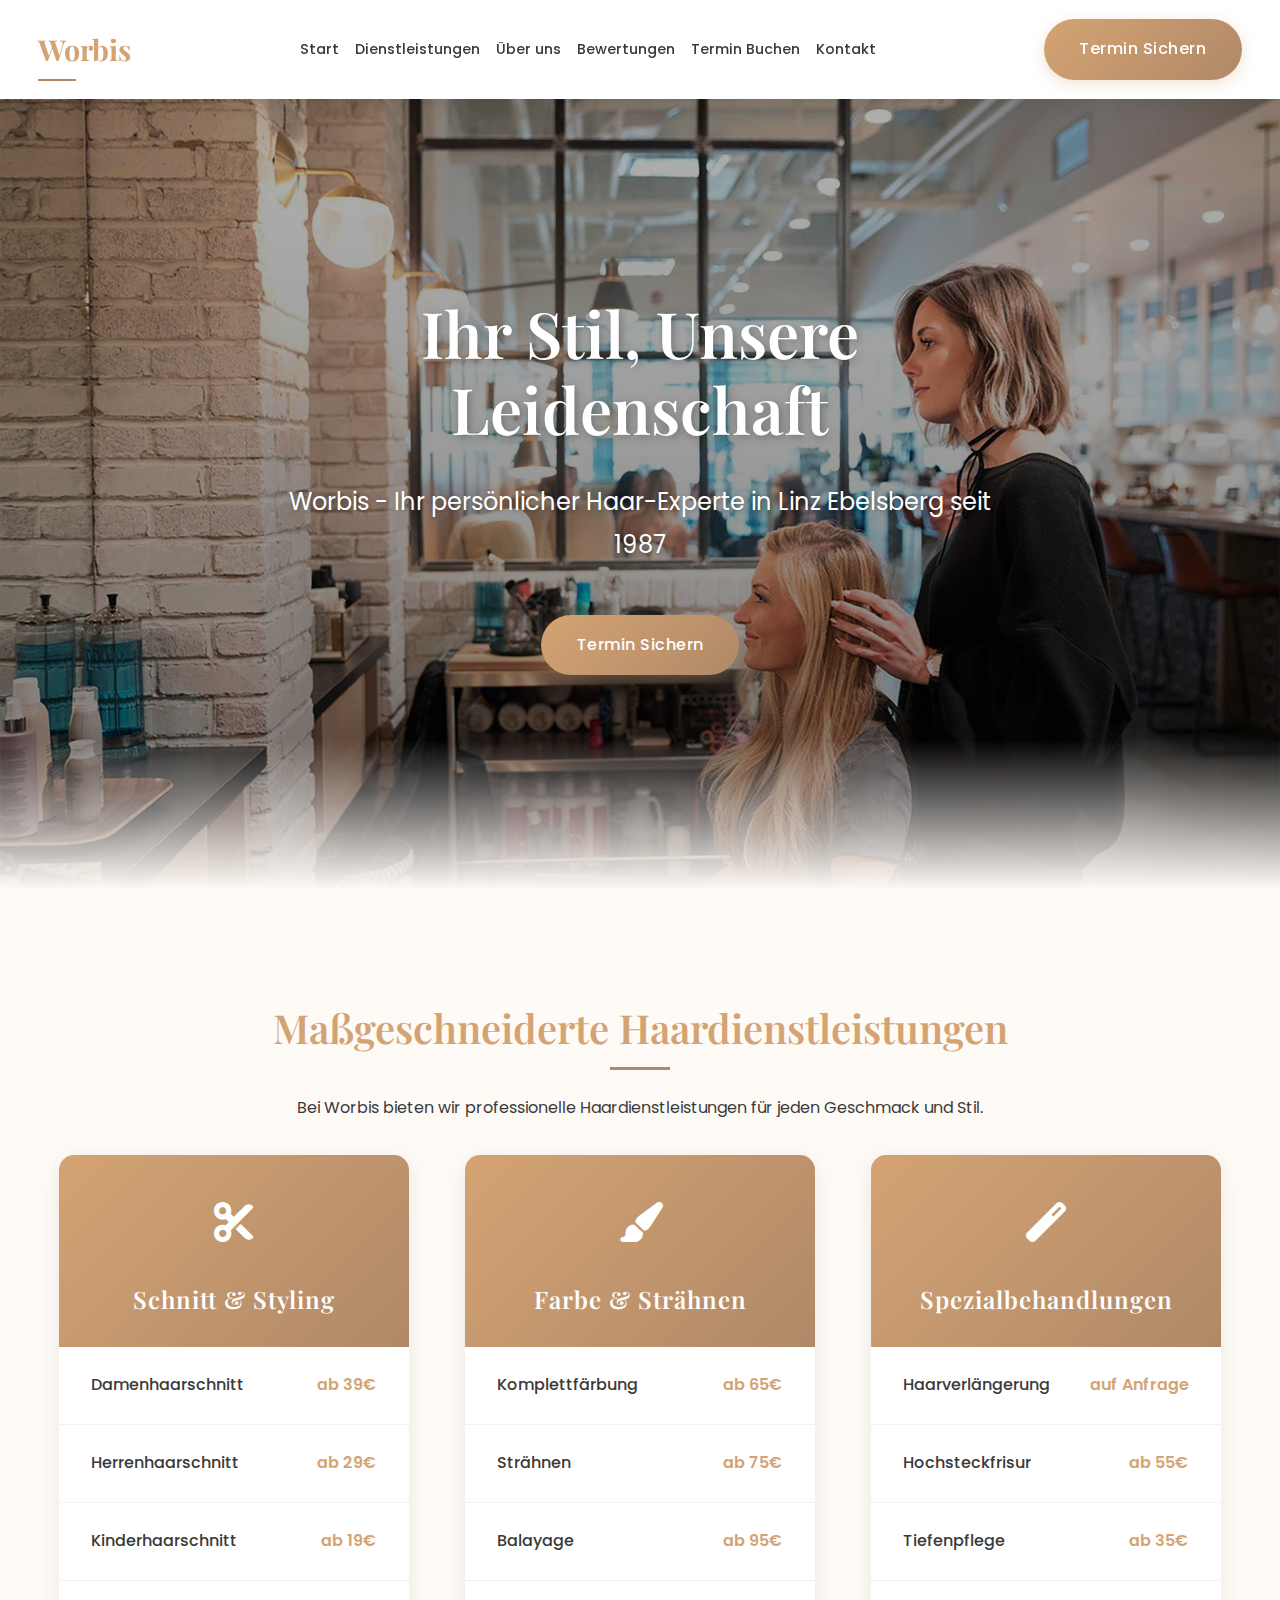
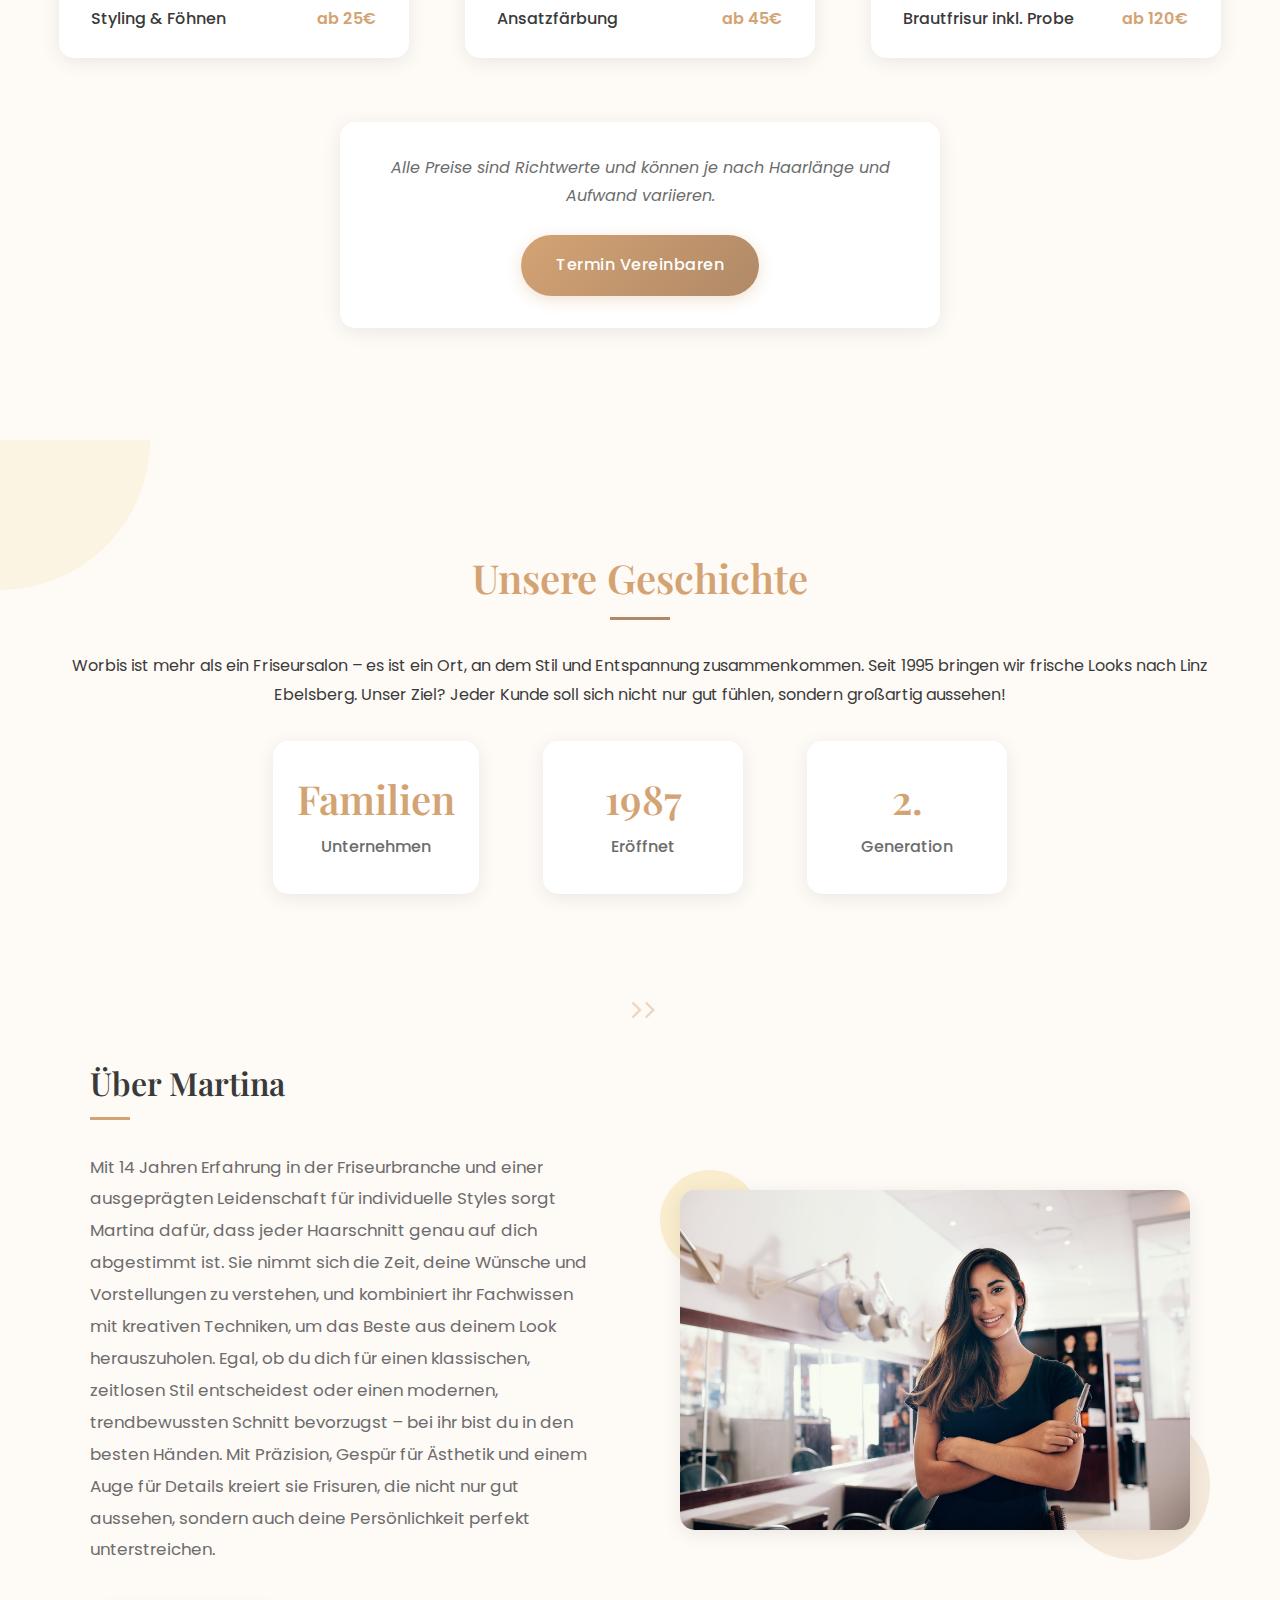
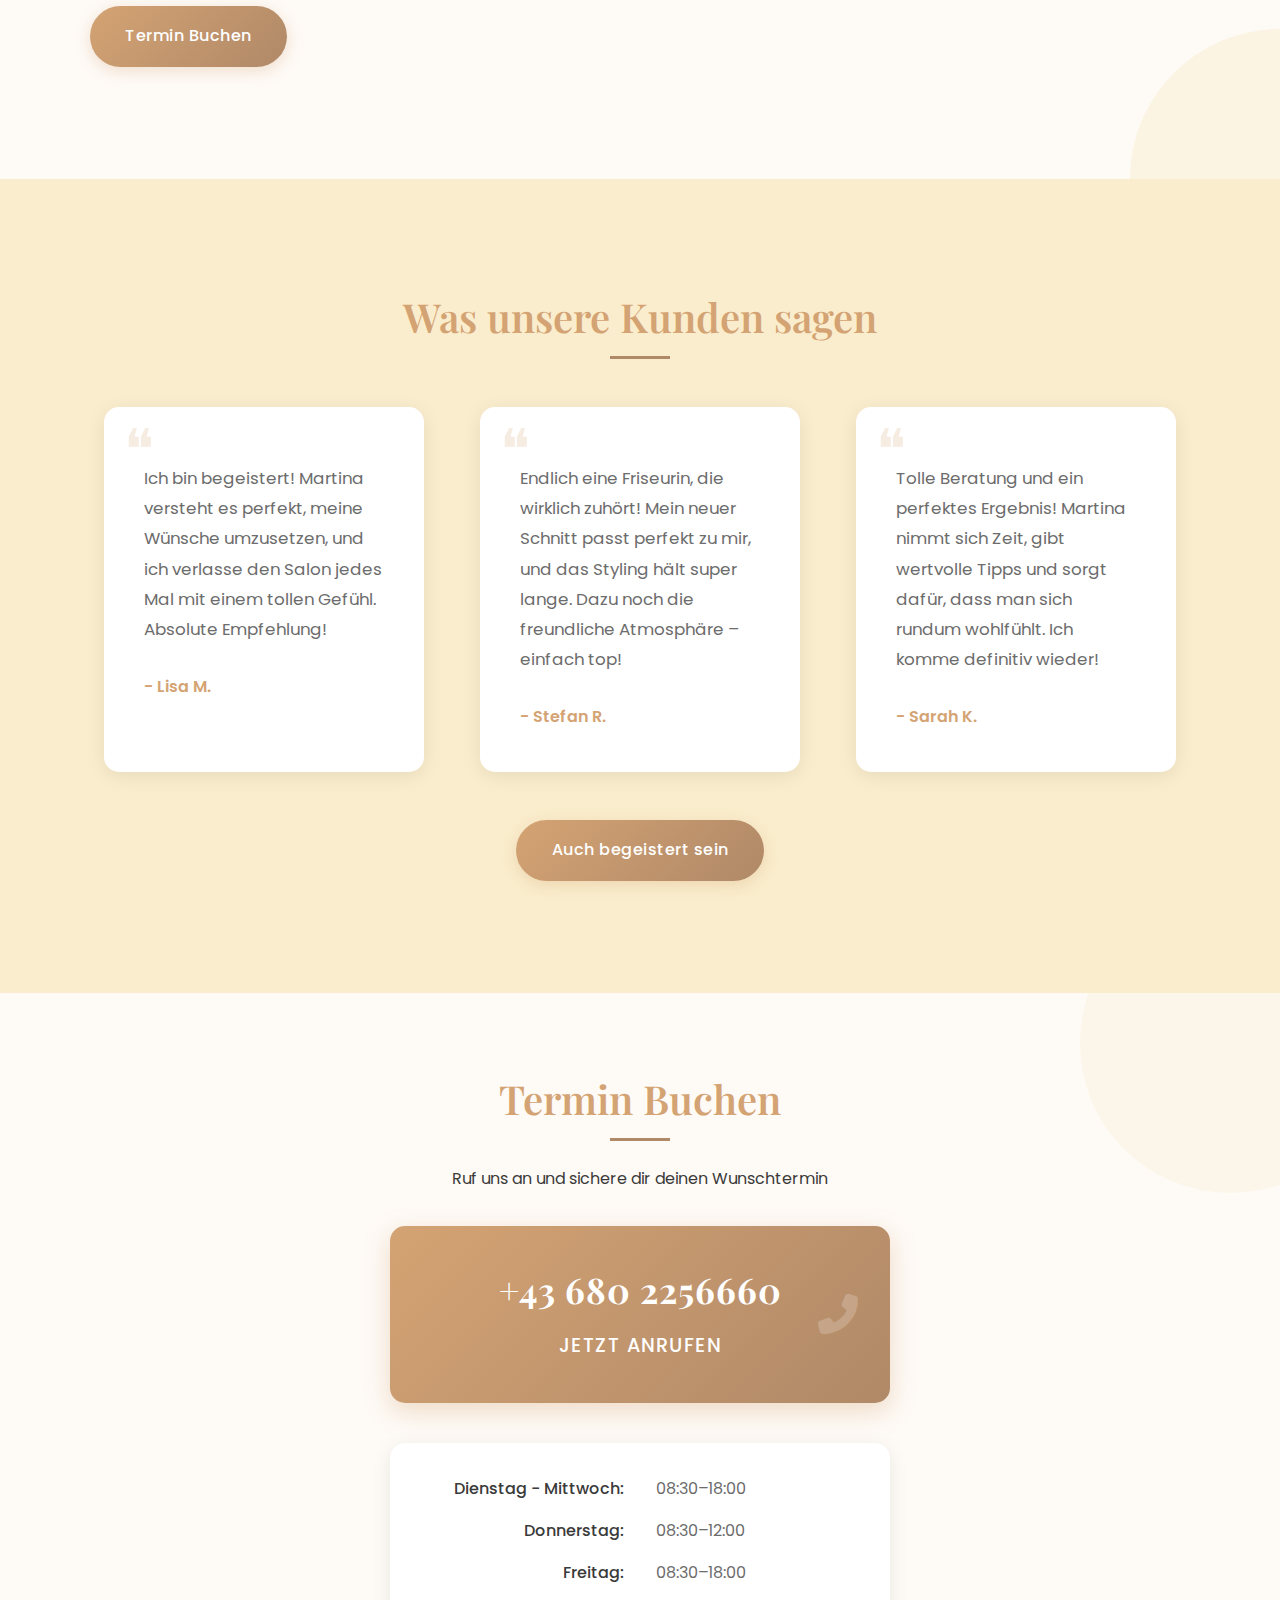
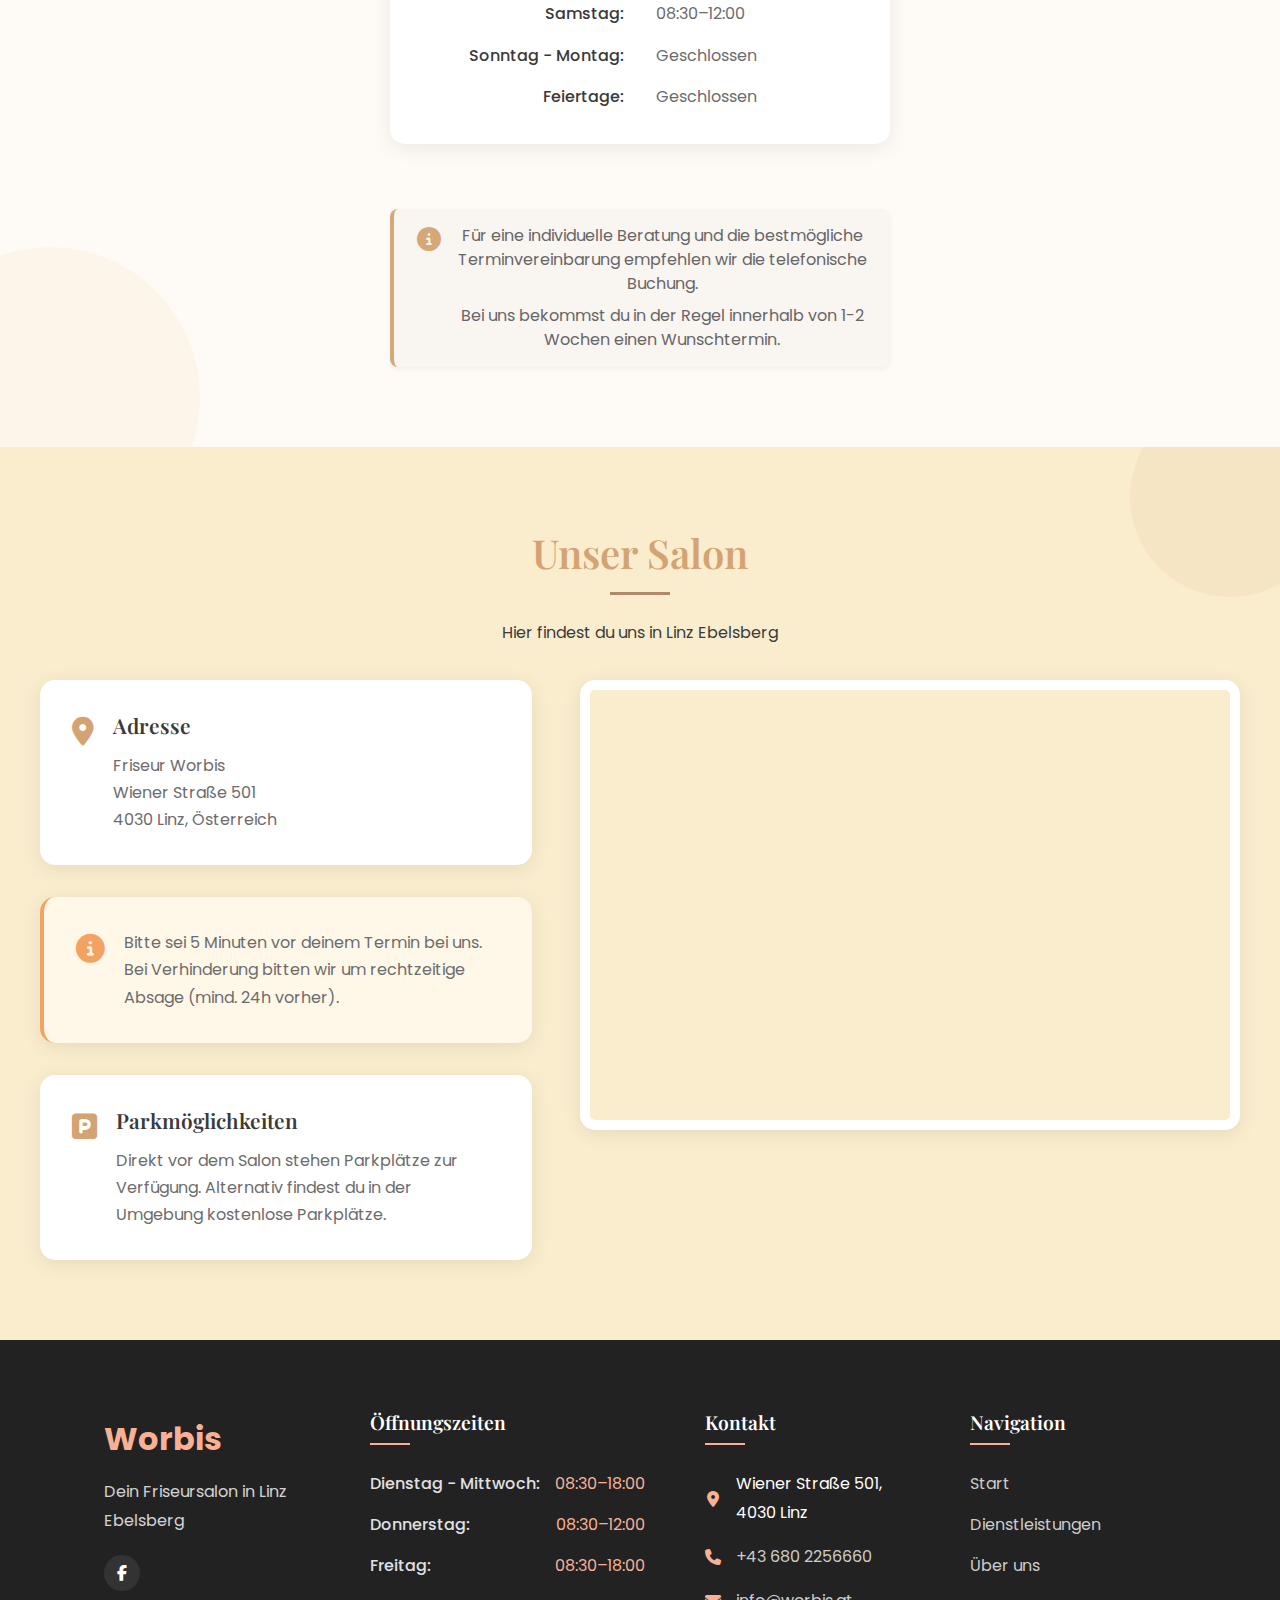
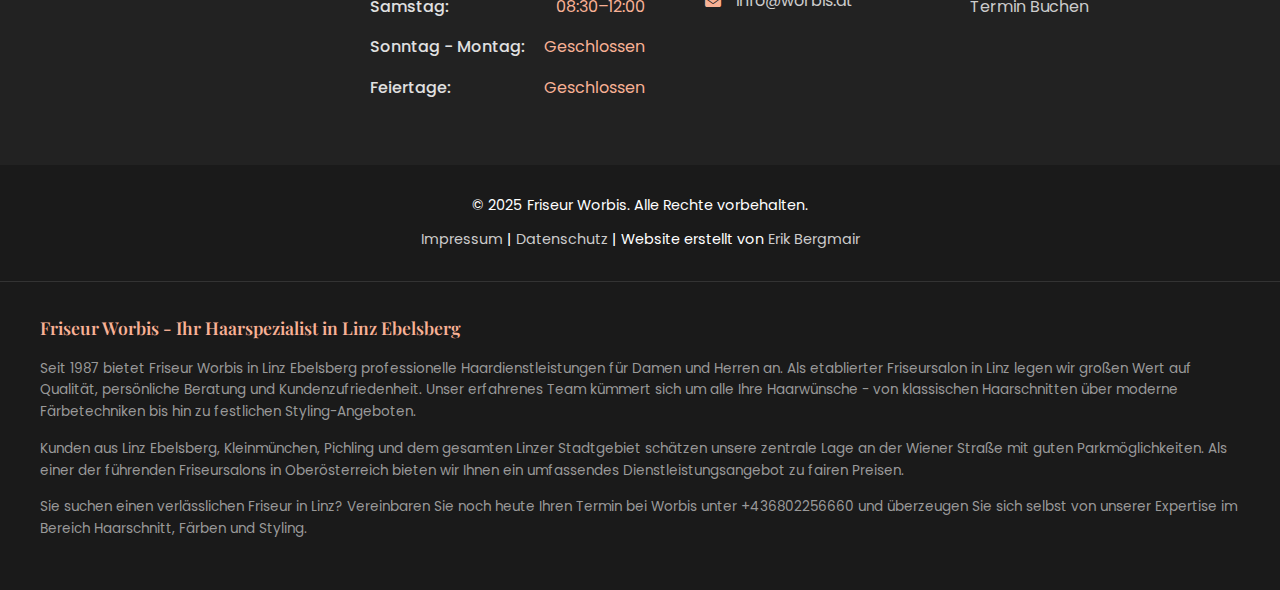
<file: index.html>
<!DOCTYPE html>
<html lang="de">
<head>
    <meta charset="UTF-8">
    <meta name="viewport" content="width=device-width, initial-scale=1.0">
    <title>Worbis - Friseur in Linz Ebelsberg | Professionelle Haarschnitte & Styling</title>

    <!-- SEO Meta Tags -->
    <!-- <meta name="description" content="Worbis - Ihr Friseur in Linz Ebelsberg. Seit 1987 bieten wir hochwertige Haarschnitte, Färbungen und Styling zu fairen Preisen. Top-bewerteter Salon nahe Kleinmünchen und Pichling. Termin buchen: +436802256660"> -->
    <!-- <meta name="keywords" content="Friseur Linz, Friseursalon Ebelsberg, Haarschnitt Linz, Färben Linz, Styling Linz, Brautfrisur Oberösterreich, Damenfriseur Linz, Herrenfriseur Linz, Balayage Linz, Friseur Pichling, Salon Ebelsberg, Haare Schneiden Linz"> -->
    <!-- <meta name="robots" content="index, follow"> -->
    <!-- <meta name="author" content="Friseur Worbis"> -->
    
    <!-- Open Graph / Facebook -->
    <!-- <meta property="og:type" content="website"> -->
    <!-- <meta property="og:url" content="https://www.worbis.at/"> -->
    <!-- <meta property="og:title" content="Worbis - Friseur in Linz Ebelsberg"> -->
    <!-- <meta property="og:description" content="Ihr professioneller Friseursalon in Linz Ebelsberg. Hochwertige Haarschnitte, Färbungen und Styling seit 1987."> -->
    <!-- <meta property="og:image" content="https://www.worbis.at/assets/salon-preview.jpg"> -->
    
    <!-- Twitter -->
    <!-- <meta property="twitter:card" content="summary_large_image"> -->
    <!-- <meta property="twitter:url" content="https://www.worbis.at/"> -->
    <!-- <meta property="twitter:title" content="Worbis - Friseur in Linz Ebelsberg"> -->
    <!-- <meta property="twitter:description" content="Ihr professioneller Friseursalon in Linz Ebelsberg. Hochwertige Haarschnitte, Färbungen und Styling seit 1987."> -->
    <!-- <meta property="twitter:image" content="https://www.worbis.at/assets/salon-preview.jpg"> -->
    
    <!-- Canonical URL -->
    <!-- <link rel="canonical" href="https://www.worbis.at/"> -->
    
    <link rel="stylesheet" href="./css/styles.css">
    <!-- Load banner.js first to ensure it creates the banner before other scripts run -->
    <script src="./js/banner.js" defer></script>
    <script src="./js/script.js" defer></script>
    <script src="./js/banner-helper.js" defer></script>
    <link rel="stylesheet" href="https://cdnjs.cloudflare.com/ajax/libs/font-awesome/6.4.0/css/all.min.css">
    <link rel="icon" type="image/png" href="favicon.png">
    
    <!-- Schema.org structured data -->
    <!-- <script type="application/ld+json">
    {
      "@context": "https://schema.org",
      "@type": "HairSalon",
      "name": "Friseur Worbis",
      "image": "https://www.worbis.at/assets/salon-preview.jpg",
      "url": "https://www.worbis.at",
      "telephone": "+436802256660",
      "priceRange": "€€",
      "address": {
        "@type": "PostalAddress",
        "streetAddress": "Wiener Straße 501",
        "addressLocality": "Linz Ebelsberg",
        "addressRegion": "Oberösterreich",
        "postalCode": "4030",
        "addressCountry": "AT"
      },
      "geo": {
        "@type": "GeoCoordinates",
        "latitude": 48.27233,
        "longitude": 14.30973
      },
      "openingHoursSpecification": [
        {
          "@type": "OpeningHoursSpecification",
          "dayOfWeek": ["Monday", "Tuesday", "Wednesday", "Thursday", "Friday"],
          "opens": "09:00",
          "closes": "18:00"
        },
        {
          "@type": "OpeningHoursSpecification",
          "dayOfWeek": "Saturday",
          "opens": "09:00",
          "closes": "14:00"
        }
      ],
      "areaServed": ["Linz", "Linz Ebelsberg", "Pichling", "Kleinmünchen", "Oberösterreich"],
      "makesOffer": [
        {
          "@type": "Offer",
          "itemOffered": {
            "@type": "Service",
            "name": "Damenhaarschnitt",
            "description": "Professioneller Damenhaarschnitt mit Beratung und Styling",
            "offers": {
              "@type": "Offer",
              "price": "39.00",
              "priceCurrency": "EUR"
            }
          }
        },
        {
          "@type": "Offer",
          "itemOffered": {
            "@type": "Service",
            "name": "Herrenhaarschnitt",
            "description": "Moderner oder klassischer Herrenhaarschnitt mit Beratung",
            "offers": {
              "@type": "Offer",
              "price": "29.00",
              "priceCurrency": "EUR"
            }
          }
        },
        {
          "@type": "Offer",
          "itemOffered": {
            "@type": "Service",
            "name": "Haarfärbung",
            "description": "Professionelle Haarfärbung mit hochwertigen Produkten",
            "offers": {
              "@type": "Offer",
              "price": "65.00",
              "priceCurrency": "EUR"
            }
          }
        }
      ],
      "sameAs": [
        "https://www.facebook.com/friseurworbis",
        "https://www.instagram.com/friseur.worbis/"
      ],
      "keywords": "Friseur Linz, Friseursalon Ebelsberg, Haarschnitt Linz, Damen Friseur Linz, Herren Friseur Linz, Haar Styling Linz, Balayage Linz, Haarfärbung Oberösterreich"
    }
    </script> -->
</head>
<body>
    <!-- Navigation Bar -->
    <header>
        <nav class="navbar">
            <div class="logo">Worbis</div>
            <ul class="nav-links">
                <li><a href="#start">Start</a></li>
                <li><a href="#dienstleistungen">Dienstleistungen</a></li>
                <li><a href="#ueber-uns">Über uns</a></li>
                <li><a href="#bewertungen">Bewertungen</a></li>
                <li><a href="#termin-buchen">Termin Buchen</a></li>
                <li><a href="#kontakt">Kontakt</a></li>
            </ul>
            <a href="#termin-buchen" class="btn-primary">Termin Sichern</a>
            <div class="mobile-menu-btn">
                <span></span>
                <span></span>
                <span></span>
            </div>
        </nav>
    </header>

    <!-- Hero Section -->
    <section class="hero" id="start">
        <div class="hero-content fade-in">
            <h1>Ihr Stil, Unsere Leidenschaft</h1>
            <p>Worbis - Ihr persönlicher Haar-Experte in Linz Ebelsberg seit 1987</p>
            <a href="#termin-buchen" class="btn-primary">Termin Sichern</a>
        </div>
    </section>

    <!-- Dienstleistungen Section (moved up) -->
    <section class="dienstleistungen" id="dienstleistungen">
        <div class="container">
            <h2 class="fade-in" >Maßgeschneiderte Haardienstleistungen</h2>
            <p class="fade-in delay-1 subtext">Bei Worbis bieten wir professionelle Haardienstleistungen für jeden Geschmack und Stil.</p>
            
            <div class="services-container">
                <div class="service-category fade-in delay-1">
                    <div class="category-header">
                        <div class="category-icon"><i class="fas fa-cut"></i></div>
                        <h3>Schnitt & Styling</h3>
                    </div>
                    <div class="service-item">
                        <span class="service-name">Damenhaarschnitt</span>
                        <span class="service-price">ab 39€</span>
                    </div>
                    <div class="service-item">
                        <span class="service-name">Herrenhaarschnitt</span>
                        <span class="service-price">ab 29€</span>
                    </div>
                    <div class="service-item">
                        <span class="service-name">Kinderhaarschnitt</span>
                        <span class="service-price">ab 19€</span>
                    </div>
                    <div class="service-item">
                        <span class="service-name">Styling & Föhnen</span>
                        <span class="service-price">ab 25€</span>
                    </div>
                </div>
                
                <div class="service-category fade-in delay-2">
                    <div class="category-header">
                        <div class="category-icon"><i class="fas fa-paint-brush"></i></div>
                        <h3>Farbe & Strähnen</h3>
                    </div>
                    <div class="service-item">
                        <span class="service-name">Komplettfärbung</span>
                        <span class="service-price">ab 65€</span>
                    </div>
                    <div class="service-item">
                        <span class="service-name">Strähnen</span>
                        <span class="service-price">ab 75€</span>
                    </div>
                    <div class="service-item">
                        <span class="service-name">Balayage</span>
                        <span class="service-price">ab 95€</span>
                    </div>
                    <div class="service-item">
                        <span class="service-name">Ansatzfärbung</span>
                        <span class="service-price">ab 45€</span>
                    </div>
                </div>
                
                <div class="service-category fade-in delay-3">
                    <div class="category-header">
                        <div class="category-icon"><i class="fas fa-magic"></i></div>
                        <h3>Spezialbehandlungen</h3>
                    </div>
                    <div class="service-item">
                        <span class="service-name">Haarverlängerung</span>
                        <span class="service-price">auf Anfrage</span>
                    </div>
                    <div class="service-item">
                        <span class="service-name">Hochsteckfrisur</span>
                        <span class="service-price">ab 55€</span>
                    </div>
                    <div class="service-item">
                        <span class="service-name">Tiefenpflege</span>
                        <span class="service-price">ab 35€</span>
                    </div>
                    <div class="service-item">
                        <span class="service-name">Brautfrisur inkl. Probe</span>
                        <span class="service-price">ab 120€</span>
                    </div>
                </div>
            </div>
            
            <div class="service-note fade-in delay-3">
                <p>Alle Preise sind Richtwerte und können je nach Haarlänge und Aufwand variieren.</p>
                <a href="#termin-buchen" class="btn-primary">Termin Vereinbaren</a>
            </div>
        </div>
    </section>

    <!-- Unsere Geschichte Section -->
    <section class="geschichte" id="ueber-uns">
        <div class="container">
            <h2 class="fade-in">Unsere Geschichte</h2>
            <p class="fade-in delay-1 subtext">Worbis ist mehr als ein Friseursalon – es ist ein Ort, an dem Stil und Entspannung zusammenkommen. Seit 1995 bringen wir frische Looks nach Linz Ebelsberg. Unser Ziel? Jeder Kunde soll sich nicht nur gut fühlen, sondern großartig aussehen!</p>
            
            <div class="geschichte-stats">
                <div class="fade-in delay-1">
                    <h3>Familien</h3>
                    <p>Unternehmen</p>
                </div>
                <div class="fade-in delay-2">
                    <h3>1987</h3>
                    <p>Eröffnet</p>
                </div>
                <div class="fade-in delay-3">
                    <h3>2.</h3>
                    <p>Generation</p>
                </div>
            </div>
            
            <div class="scissors-divider"></div>
            
            <div class="ueber-martina">
                <div class="text fade-in delay-1">
                    <h3>Über Martina</h3>
                    <p>Mit 14 Jahren Erfahrung in der Friseurbranche und einer ausgeprägten Leidenschaft für individuelle Styles sorgt Martina dafür, dass jeder Haarschnitt genau auf dich abgestimmt ist. Sie nimmt sich die Zeit, deine Wünsche und Vorstellungen zu verstehen, und kombiniert ihr Fachwissen mit kreativen Techniken, um das Beste aus deinem Look herauszuholen. Egal, ob du dich für einen klassischen, zeitlosen Stil entscheidest oder einen modernen, trendbewussten Schnitt bevorzugst – bei ihr bist du in den besten Händen. Mit Präzision, Gespür für Ästhetik und einem Auge für Details kreiert sie Frisuren, die nicht nur gut aussehen, sondern auch deine Persönlichkeit perfekt unterstreichen.</p>
                    <a href="#termin-buchen" class="btn-primary">Termin Buchen</a>
                </div>
                <div class="image fade-in delay-2">
                    <img src="./assets/friseurin.jpg" alt="Martina - Ihre Friseurin in Linz Ebelsberg">
                </div>
            </div>
        </div>
    </section>

    <!-- Kundenbewertungen Section -->
    <section class="bewertungen wave-bg" id="bewertungen">
        <div class="container">
            <h2 class="fade-in">Was unsere Kunden sagen</h2>
            <div class="bewertungen-container">
                <div class="bewertung fade-in delay-1">
                    <div class="quote-icon">❝</div>
                    <p>Ich bin begeistert! Martina versteht es perfekt, meine Wünsche umzusetzen, und ich verlasse den Salon jedes Mal mit einem tollen Gefühl. Absolute Empfehlung!</p>
                    <span>- Lisa M.</span>
                </div>
                <div class="bewertung fade-in delay-2">
                    <div class="quote-icon">❝</div>
                    <p>Endlich eine Friseurin, die wirklich zuhört! Mein neuer Schnitt passt perfekt zu mir, und das Styling hält super lange. Dazu noch die freundliche Atmosphäre – einfach top!</p>
                    <span>- Stefan R.</span>
                </div>
                <div class="bewertung fade-in delay-3">
                    <div class="quote-icon">❝</div>
                    <p>Tolle Beratung und ein perfektes Ergebnis! Martina nimmt sich Zeit, gibt wertvolle Tipps und sorgt dafür, dass man sich rundum wohlfühlt. Ich komme definitiv wieder!</p>
                    <span>- Sarah K.</span>
                </div>
            </div>
            <div class="bewertungen-cta fade-in delay-3">
                <a href="#termin-buchen" class="btn-primary">Auch begeistert sein</a>
            </div>
        </div>
    </section>

    <!-- Simplified Termin Buchen Section -->
    <section class="termin-buchen" id="termin-buchen">
        <div class="container">
            <h2 class="fade-in">Termin Buchen</h2>
            <p class="fade-in delay-1 subtext">Ruf uns an und sichere dir deinen Wunschtermin</p>
            
            <div class="termin-container fade-in delay-2">
                <a href="tel:+436802256660" class="call-button">
                    <span class="phone-number">+43 680 2256660</span>
                    <span class="call-now">Jetzt anrufen</span>
                    <i class="fas fa-phone-alt phone-icon"></i>
                </a>
                
                <div class="opening-hours">
                    <div class="day-column">
                        <span class="day">Dienstag - Mittwoch:</span>
                        <span class="day">Donnerstag:</span>
                        <span class="day">Freitag:</span>
                        <span class="day">Samstag:</span>
                        <span class="day">Sonntag - Montag:</span>
                        <span class="day">Feiertage:</span>
                    </div>
                    <div class="hours-column">
                        <span class="hours">08:30–18:00</span>
                        <span class="hours">08:30–12:00</span>
                        <span class="hours">08:30–18:00</span>
                        <span class="hours">08:30–12:00</span>
                        <span class="hours">Geschlossen</span>
                        <span class="hours">Geschlossen</span>
                    </div>
                </div>
                
                <div class="termin-note">
                    <i class="fas fa-info-circle"></i>
                    <div class="termin-note-text">
                        <p>Für eine individuelle Beratung und die bestmögliche Terminvereinbarung empfehlen wir die telefonische Buchung.</p>
                        <p>Bei uns bekommst du in der Regel innerhalb von 1-2 Wochen einen Wunschtermin.</p>
                    </div>
                </div>
            </div>
        </div>
    </section>
    
    <!-- Kontakt/Salon Section -->
    <section class="kontakt" id="kontakt">
        <div class="container">
            <h2 class="fade-in">Unser Salon</h2>
            <p class="fade-in delay-1 subtext">Hier findest du uns in Linz Ebelsberg</p>
            
            <div class="kontakt-container">
                <div class="map-container fade-in delay-2">
                    <iframe 
                        src="https://www.google.com/maps/embed?pb=!1m18!1m12!1m3!1d2654.820871958454!2d14.30973!3d48.27233!2m3!1f0!2f0!3f0!3m2!1i1024!2i768!4f13.1!3m3!1m2!1s0x477397c1b1b1b1b1%3A0x0!2zV2llbmVyIFN0cmHDn2UgNTAxLCA0MDMwIExpbno!5e0!3m2!1sde!2sat!4v1652345678901!5m2!1sde!2sat" 
                        width="100%" 
                        style="border:0;" 
                        allowfullscreen="" 
                        loading="lazy" 
                        referrerpolicy="no-referrer-when-downgrade">
                    </iframe>
                </div>
                
                <div class="salon-info">
                    <div class="address-card fade-in delay-1">
                        <i class="fas fa-map-marker-alt"></i>
                        <div>
                            <h3>Adresse</h3>
                            <p>Friseur Worbis<br>Wiener Straße 501<br>4030 Linz, Österreich</p>
                        </div>
                    </div>
                    
                    <div class="info-note fade-in delay-3">
                        <i class="fas fa-info-circle"></i>
                        <p>Bitte sei 5 Minuten vor deinem Termin bei uns. Bei Verhinderung bitten wir um rechtzeitige Absage (mind. 24h vorher).</p>
                    </div>
                    
                    <div class="parking-info fade-in delay-2">
                        <i class="fas fa-parking"></i>
                        <div>
                            <h3>Parkmöglichkeiten</h3>
                            <p>Direkt vor dem Salon stehen Parkplätze zur Verfügung. Alternativ findest du in der Umgebung kostenlose Parkplätze.</p>
                        </div>
                    </div>
                </div>
            </div>
        </div>
    </section>
    
    <!-- Footer -->
    <footer>
        <div class="footer-top">
            <div class="container footer-grid">
                <div class="footer-column">
                    <div class="footer-logo">Worbis</div>
                    <p class="footer-tagline">Dein Friseursalon in Linz Ebelsberg</p>
                    <div class="social-icons">
                        <a href="https://www.facebook.com/p/Salon-Worbis-100054592892524/" target="_blank" aria-label="Facebook"><i class="fab fa-facebook-f"></i></a>
                    </div>
                </div>
                
                <div class="footer-column">
                    <h4>Öffnungszeiten</h4>
                    <ul class="footer-hours">
                        <li><span>Dienstag - Mittwoch:</span> <span>08:30–18:00</span></li>
                        <li><span>Donnerstag:</span> <span>08:30–12:00</span></li>
                        <li><span>Freitag:</span> <span>08:30–18:00</span></li>
                        <li><span>Samstag:</span> <span>08:30–12:00</span></li>
                        <li><span>Sonntag - Montag:</span> <span>Geschlossen</span></li>
                        <li><span>Feiertage:</span> <span>Geschlossen</span></li>
                    </ul>
                </div>
                
                <div class="footer-column">
                    <h4>Kontakt</h4>
                    <address>
                        <p><i class="fas fa-map-marker-alt"></i> Wiener Straße 501, 4030 Linz</p>
                        <p><i class="fas fa-phone"></i> <a href="tel:+436802256660">+43 680 2256660</a></p>
                        <p><i class="fas fa-envelope"></i> <a href="mailto:info@worbis.at">info@worbis.at</a></p>
                    </address>
                </div>
                
                <div class="footer-column">
                    <h4>Navigation</h4>
                    <ul class="footer-links">
                        <li><a href="#start">Start</a></li>
                        <li><a href="#dienstleistungen">Dienstleistungen</a></li>
                        <li><a href="#ueber-uns">Über uns</a></li>
                        <li><a href="#termin-buchen">Termin Buchen</a></li>
                    </ul>
                </div>
            </div>
        </div>
        
        <div class="footer-bottom">
            <div class="container">
                <p>&copy; 2025 Friseur Worbis. Alle Rechte vorbehalten.</p>
                <p><a href="/impressum.html">Impressum</a> | <a href="/datenschutz.html">Datenschutz</a> | Website erstellt von <a href="https://www.erikbergmair.com" target="_blank">Erik Bergmair</a></p>
            </div>
        </div>

        <div class="local-seo-content">
            <div class="container">
                <h4>Friseur Worbis - Ihr Haarspezialist in Linz Ebelsberg</h4>
                <p>Seit 1987 bietet Friseur Worbis in Linz Ebelsberg professionelle Haardienstleistungen für Damen und Herren an. Als etablierter Friseursalon in Linz legen wir großen Wert auf Qualität, persönliche Beratung und Kundenzufriedenheit. Unser erfahrenes Team kümmert sich um alle Ihre Haarwünsche - von klassischen Haarschnitten über moderne Färbetechniken bis hin zu festlichen Styling-Angeboten.</p>
                <p>Kunden aus Linz Ebelsberg, Kleinmünchen, Pichling und dem gesamten Linzer Stadtgebiet schätzen unsere zentrale Lage an der Wiener Straße mit guten Parkmöglichkeiten. Als einer der führenden Friseursalons in Oberösterreich bieten wir Ihnen ein umfassendes Dienstleistungsangebot zu fairen Preisen.</p>
                <p>Sie suchen einen verlässlichen Friseur in Linz? Vereinbaren Sie noch heute Ihren Termin bei Worbis unter +436802256660 und überzeugen Sie sich selbst von unserer Expertise im Bereich Haarschnitt, Färben und Styling.</p>
            </div>
        </div>
    </footer>
</body>
</html>
</file>
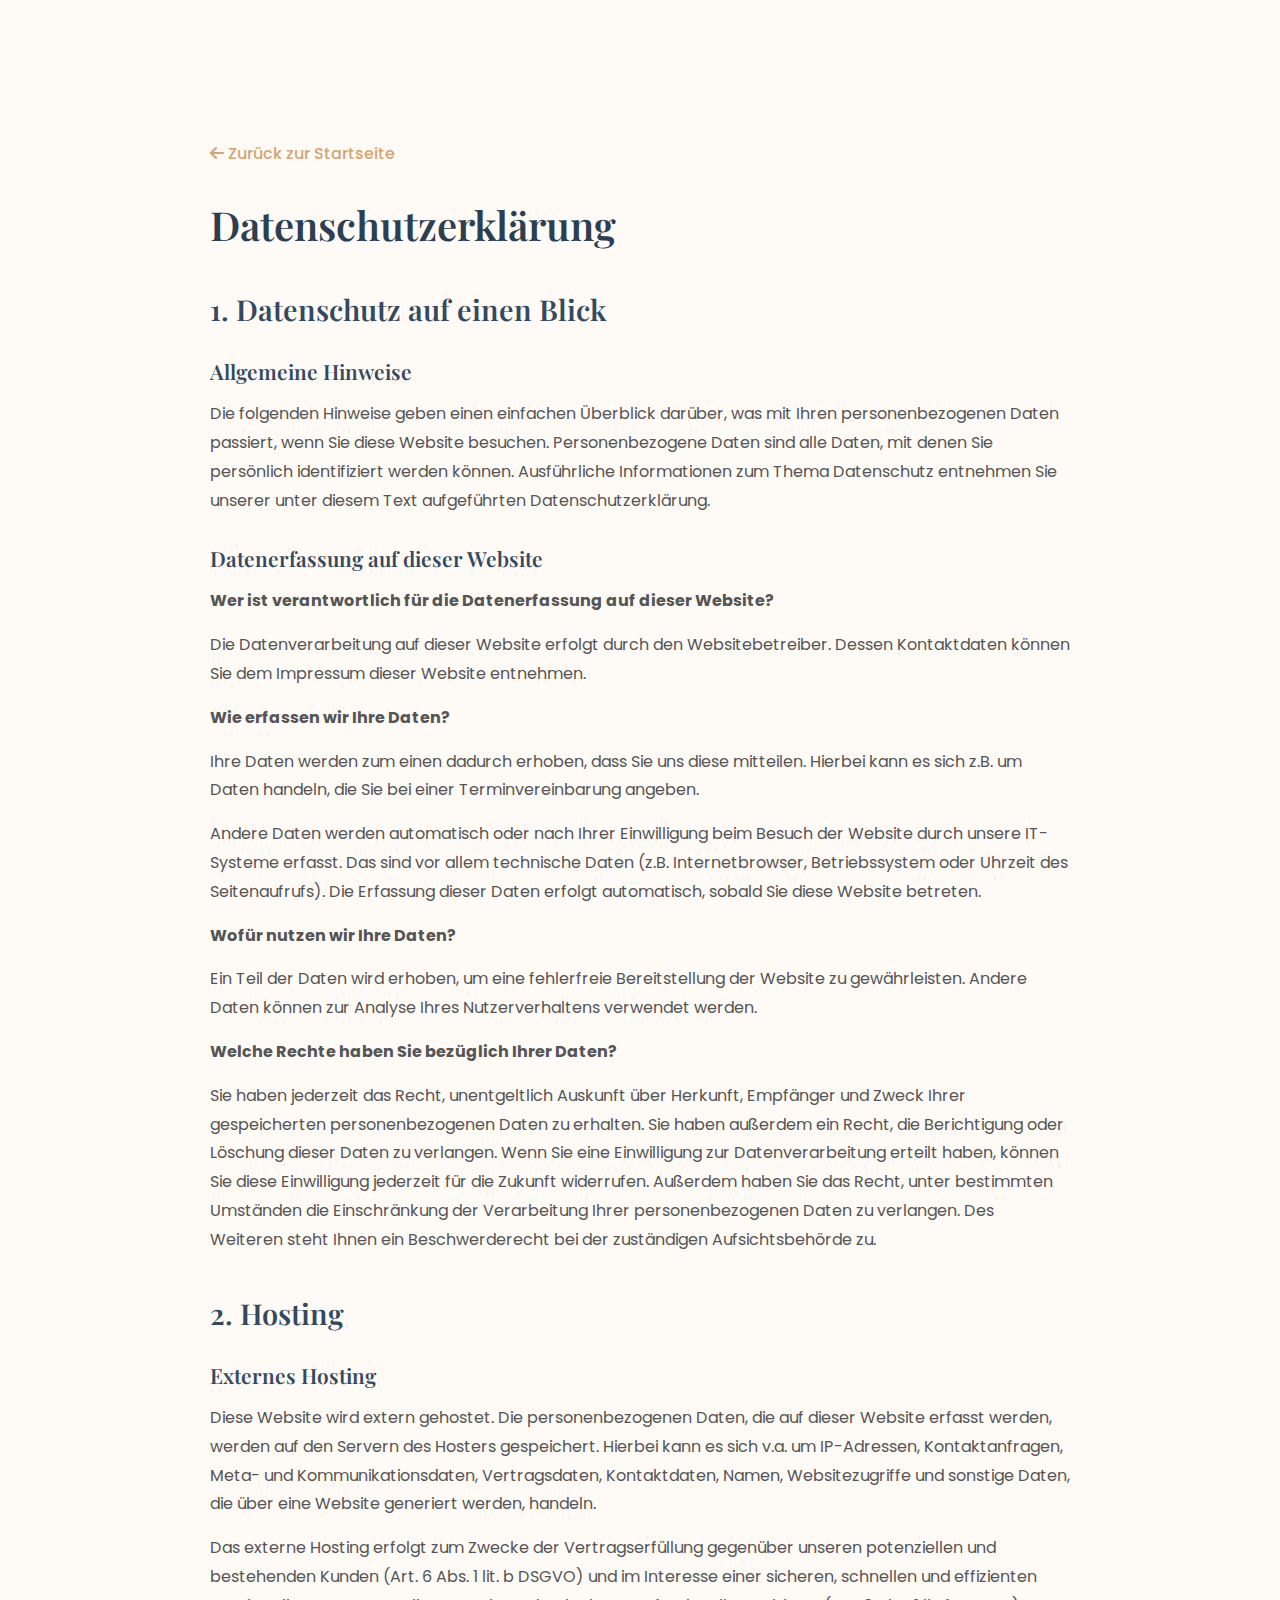
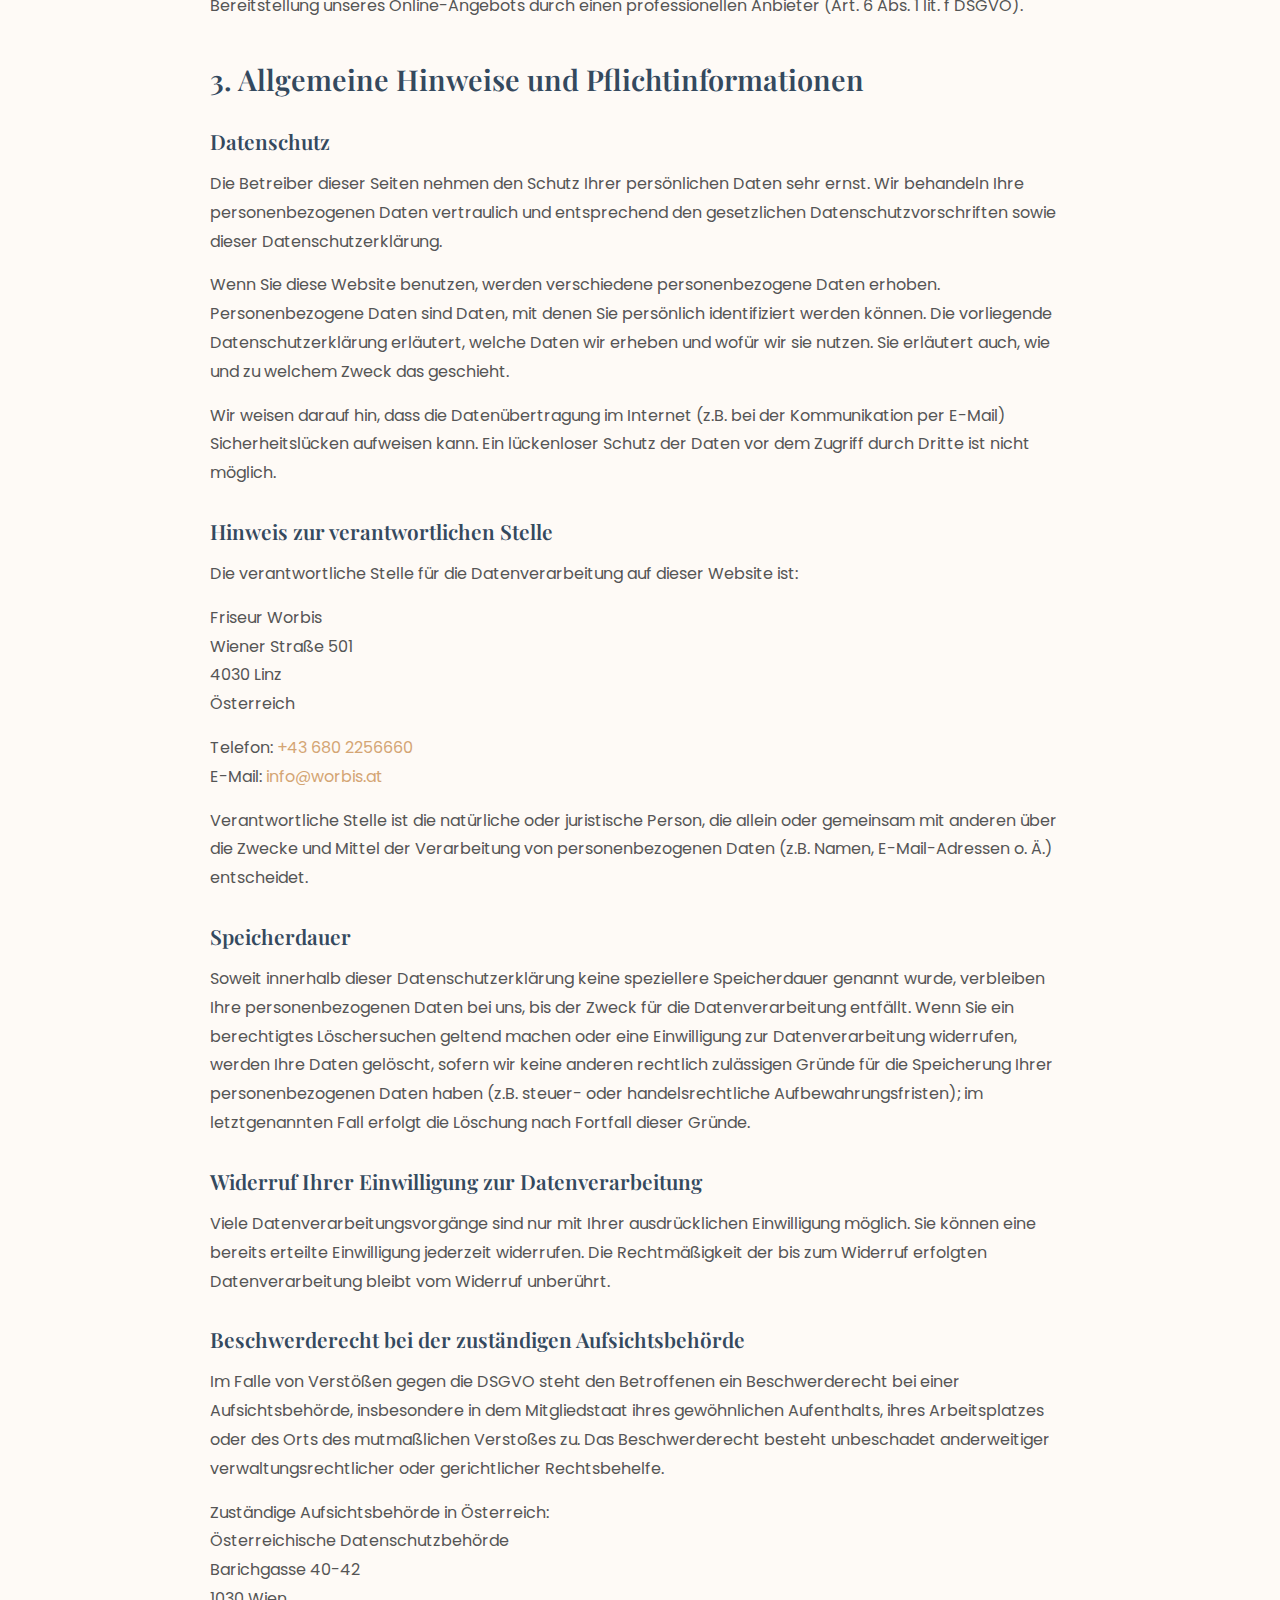
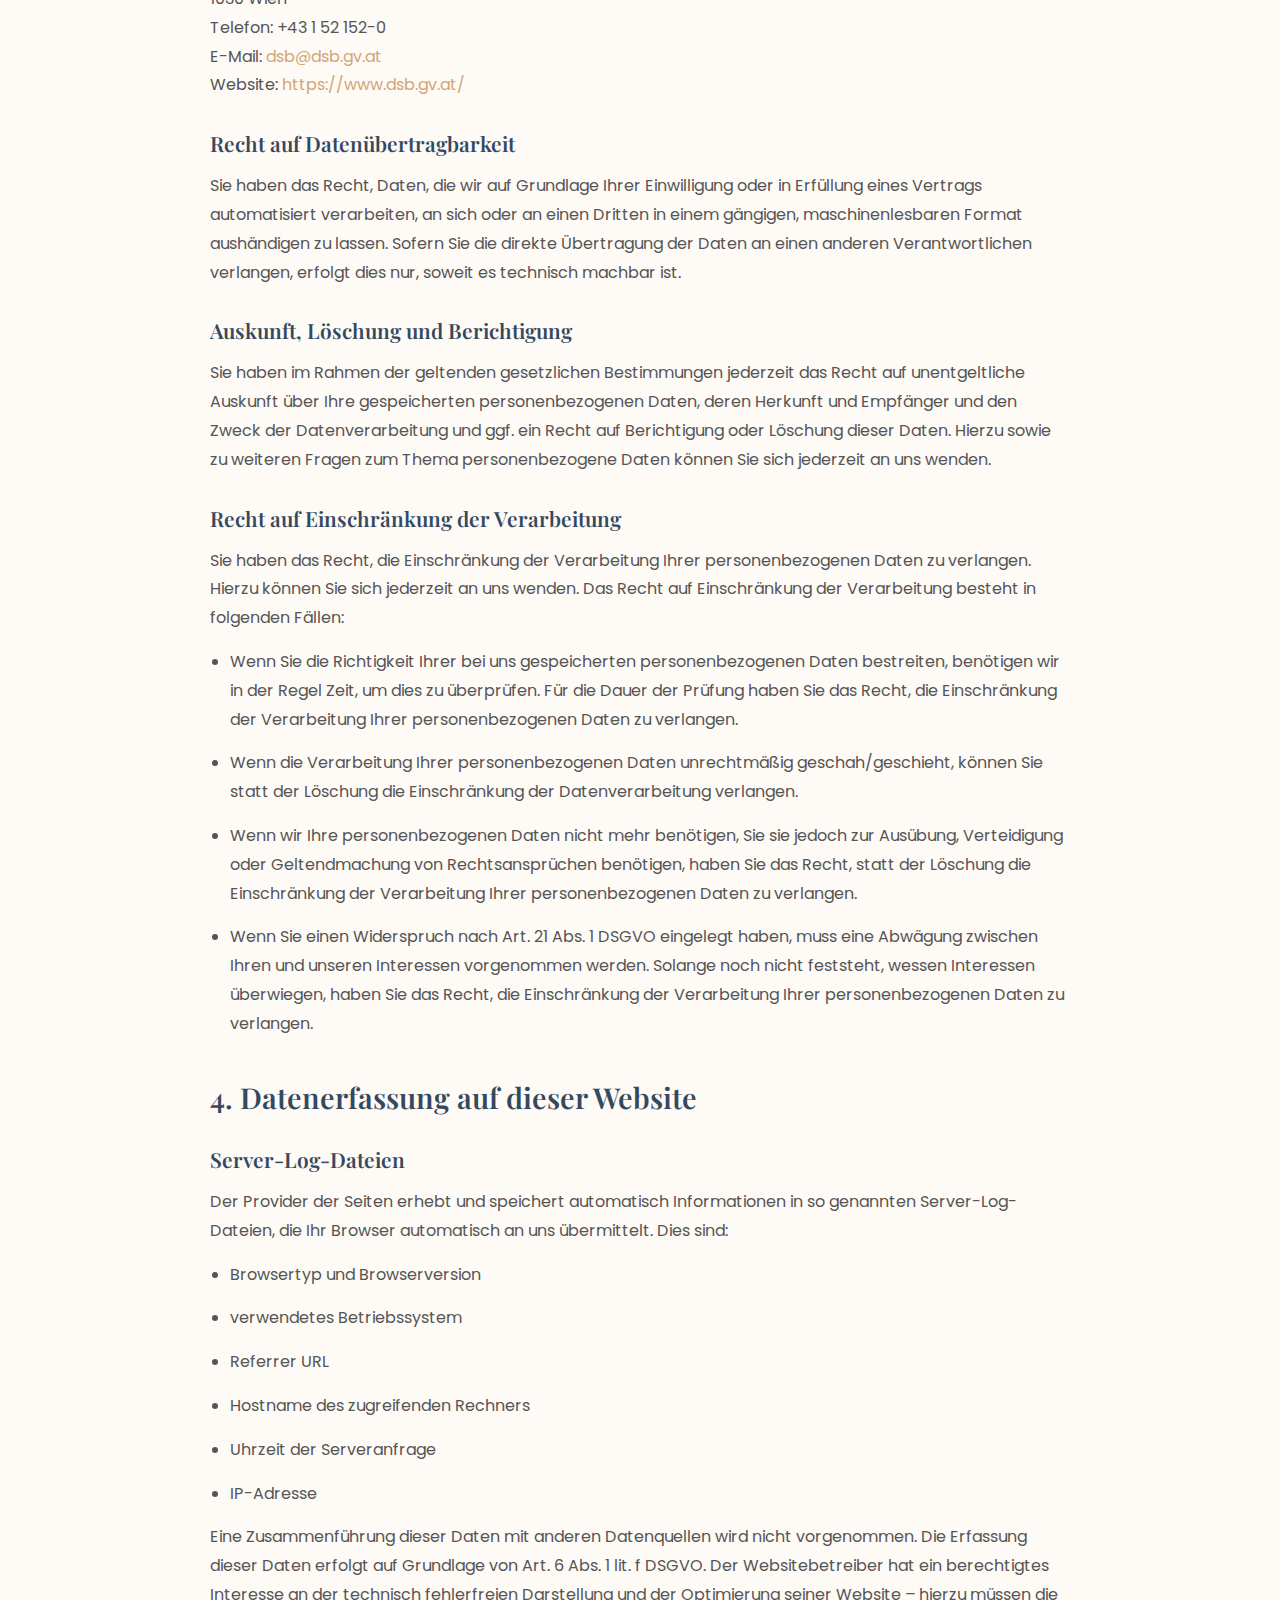
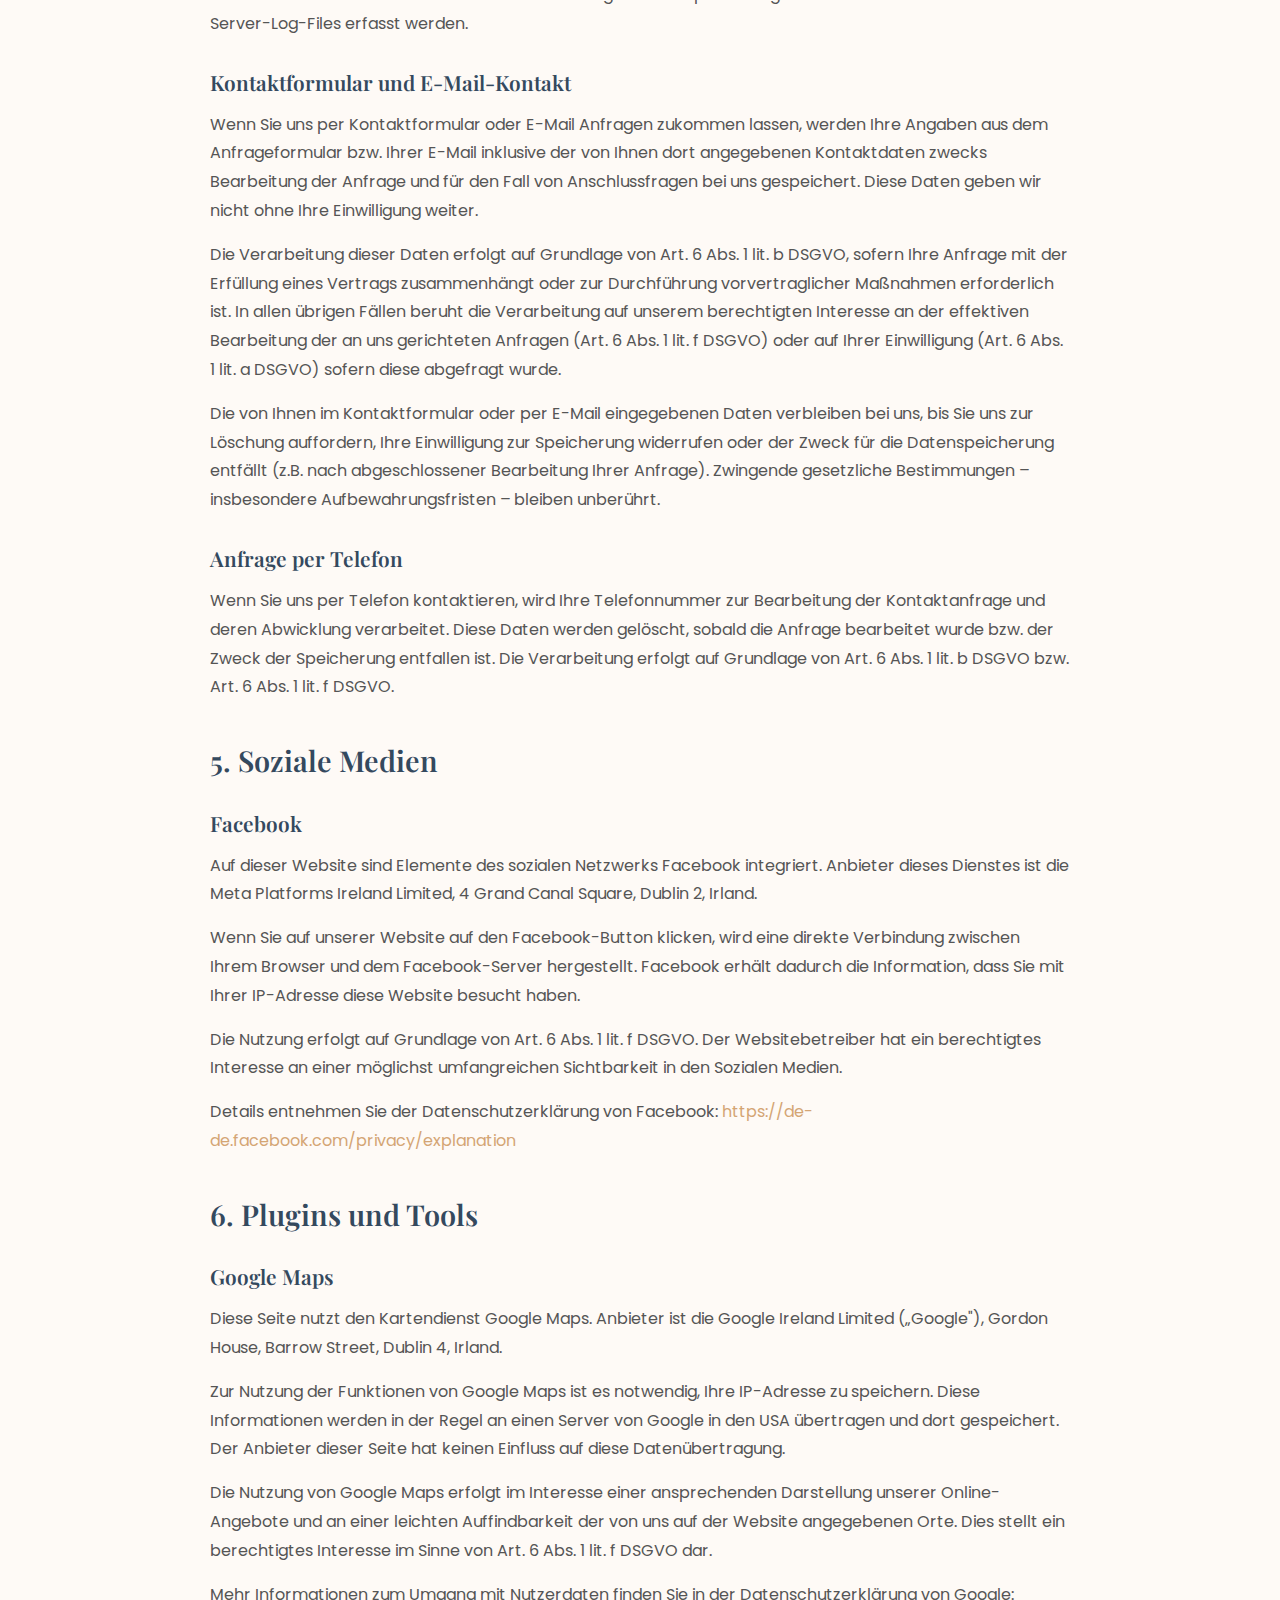
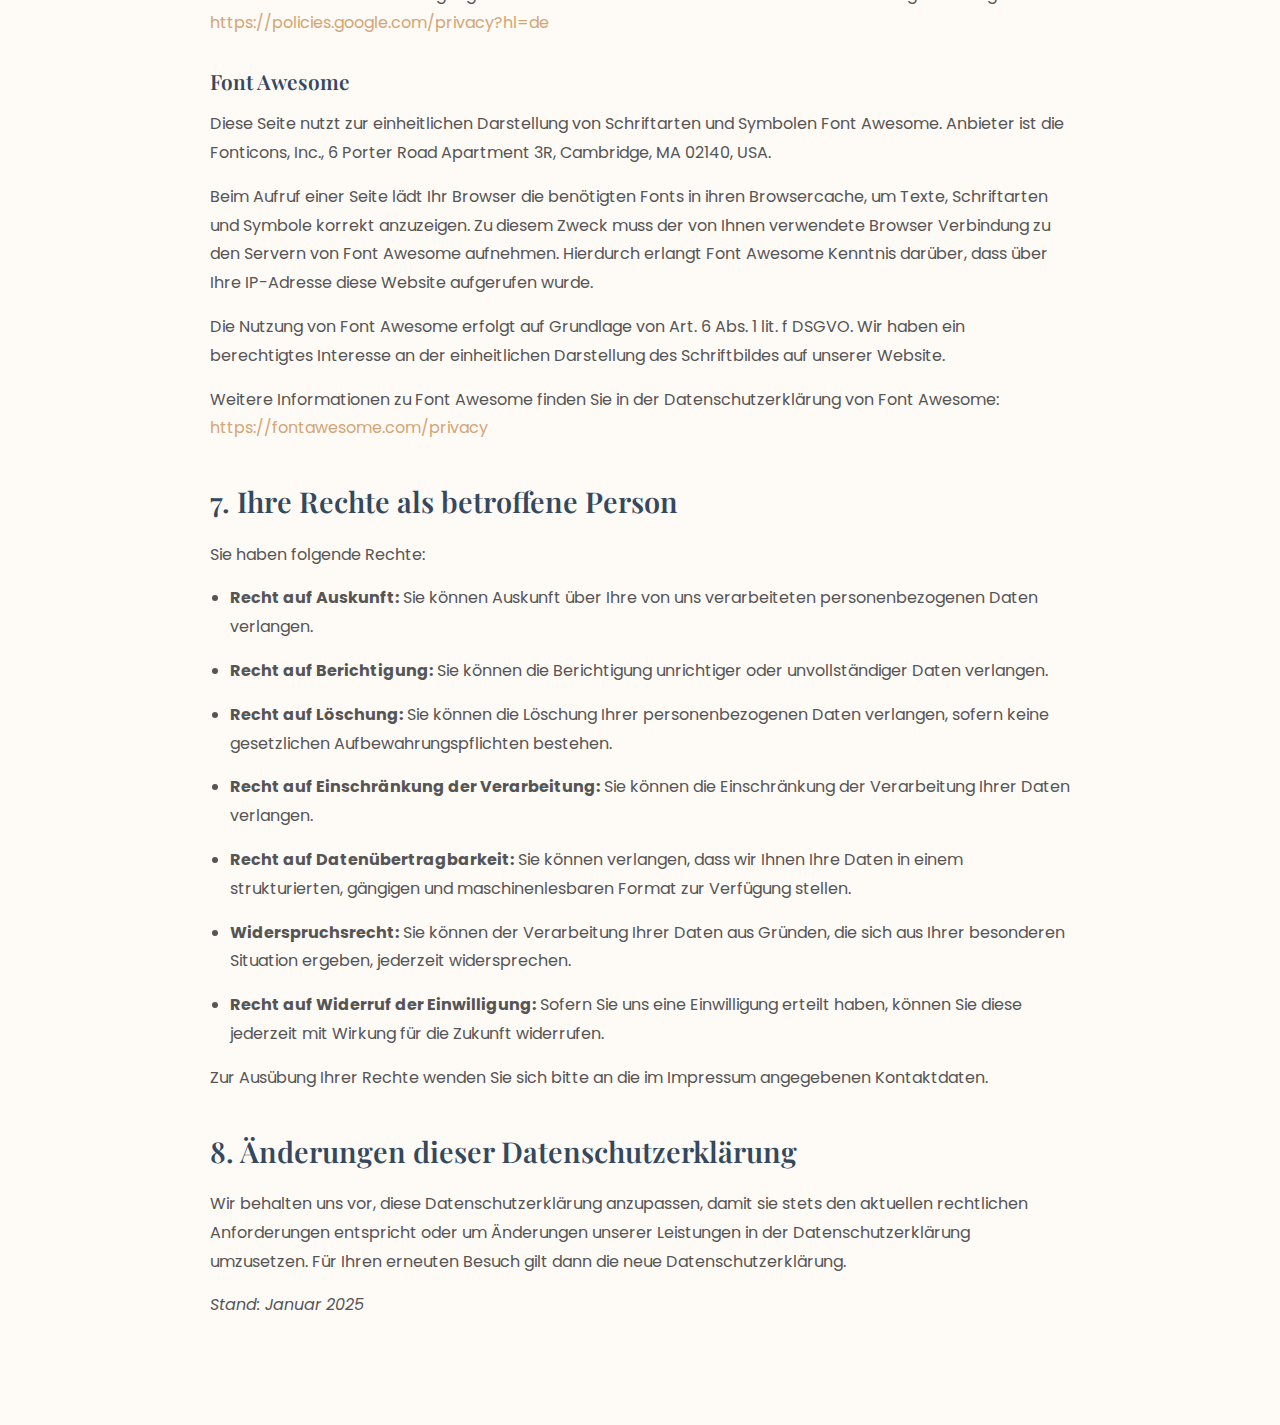
<file: datenschutz.html>
<!DOCTYPE html>
<html lang="de">
<head>
    <meta charset="UTF-8">
    <meta name="viewport" content="width=device-width, initial-scale=1.0">
    <title>Datenschutzerklärung - Friseur Worbis</title>
    <link rel="stylesheet" href="./css/styles.css">
    <link rel="stylesheet" href="https://cdnjs.cloudflare.com/ajax/libs/font-awesome/6.4.0/css/all.min.css">
    <link rel="icon" type="image/png" href="favicon.png">
    <style>
        .legal-page {
            max-width: 900px;
            margin: 100px auto 50px;
            padding: 40px 20px;
        }
        .legal-page h1 {
            color: #2c3e50;
            margin-bottom: 30px;
            font-size: 2.5em;
        }
        .legal-page h2 {
            color: #34495e;
            margin-top: 40px;
            margin-bottom: 20px;
            font-size: 1.8em;
        }
        .legal-page h3 {
            color: #34495e;
            margin-top: 30px;
            margin-bottom: 15px;
            font-size: 1.3em;
        }
        .legal-page p, .legal-page li {
            line-height: 1.8;
            color: #555;
            margin-bottom: 15px;
        }
        .legal-page a {
            color: #d4a574;
            text-decoration: none;
        }
        .legal-page a:hover {
            text-decoration: underline;
        }
        .legal-page ul {
            margin-left: 20px;
        }
        .back-link {
            display: inline-block;
            margin-bottom: 30px;
            color: #d4a574;
            text-decoration: none;
            font-weight: 500;
        }
        .back-link:hover {
            text-decoration: underline;
        }
    </style>
</head>
<body>
    <div class="legal-page">
        <a href="/" class="back-link"><i class="fas fa-arrow-left"></i> Zurück zur Startseite</a>
        
        <h1>Datenschutzerklärung</h1>
        
        <h2>1. Datenschutz auf einen Blick</h2>
        
        <h3>Allgemeine Hinweise</h3>
        <p>Die folgenden Hinweise geben einen einfachen Überblick darüber, was mit Ihren personenbezogenen Daten passiert, wenn Sie diese Website besuchen. Personenbezogene Daten sind alle Daten, mit denen Sie persönlich identifiziert werden können. Ausführliche Informationen zum Thema Datenschutz entnehmen Sie unserer unter diesem Text aufgeführten Datenschutzerklärung.</p>
        
        <h3>Datenerfassung auf dieser Website</h3>
        <p><strong>Wer ist verantwortlich für die Datenerfassung auf dieser Website?</strong></p>
        <p>Die Datenverarbeitung auf dieser Website erfolgt durch den Websitebetreiber. Dessen Kontaktdaten können Sie dem Impressum dieser Website entnehmen.</p>
        
        <p><strong>Wie erfassen wir Ihre Daten?</strong></p>
        <p>Ihre Daten werden zum einen dadurch erhoben, dass Sie uns diese mitteilen. Hierbei kann es sich z.B. um Daten handeln, die Sie bei einer Terminvereinbarung angeben.</p>
        <p>Andere Daten werden automatisch oder nach Ihrer Einwilligung beim Besuch der Website durch unsere IT-Systeme erfasst. Das sind vor allem technische Daten (z.B. Internetbrowser, Betriebssystem oder Uhrzeit des Seitenaufrufs). Die Erfassung dieser Daten erfolgt automatisch, sobald Sie diese Website betreten.</p>
        
        <p><strong>Wofür nutzen wir Ihre Daten?</strong></p>
        <p>Ein Teil der Daten wird erhoben, um eine fehlerfreie Bereitstellung der Website zu gewährleisten. Andere Daten können zur Analyse Ihres Nutzerverhaltens verwendet werden.</p>
        
        <p><strong>Welche Rechte haben Sie bezüglich Ihrer Daten?</strong></p>
        <p>Sie haben jederzeit das Recht, unentgeltlich Auskunft über Herkunft, Empfänger und Zweck Ihrer gespeicherten personenbezogenen Daten zu erhalten. Sie haben außerdem ein Recht, die Berichtigung oder Löschung dieser Daten zu verlangen. Wenn Sie eine Einwilligung zur Datenverarbeitung erteilt haben, können Sie diese Einwilligung jederzeit für die Zukunft widerrufen. Außerdem haben Sie das Recht, unter bestimmten Umständen die Einschränkung der Verarbeitung Ihrer personenbezogenen Daten zu verlangen. Des Weiteren steht Ihnen ein Beschwerderecht bei der zuständigen Aufsichtsbehörde zu.</p>
        
        <h2>2. Hosting</h2>
        
        <h3>Externes Hosting</h3>
        <p>Diese Website wird extern gehostet. Die personenbezogenen Daten, die auf dieser Website erfasst werden, werden auf den Servern des Hosters gespeichert. Hierbei kann es sich v.a. um IP-Adressen, Kontaktanfragen, Meta- und Kommunikationsdaten, Vertragsdaten, Kontaktdaten, Namen, Websitezugriffe und sonstige Daten, die über eine Website generiert werden, handeln.</p>
        
        <p>Das externe Hosting erfolgt zum Zwecke der Vertragserfüllung gegenüber unseren potenziellen und bestehenden Kunden (Art. 6 Abs. 1 lit. b DSGVO) und im Interesse einer sicheren, schnellen und effizienten Bereitstellung unseres Online-Angebots durch einen professionellen Anbieter (Art. 6 Abs. 1 lit. f DSGVO).</p>
        
        <h2>3. Allgemeine Hinweise und Pflichtinformationen</h2>
        
        <h3>Datenschutz</h3>
        <p>Die Betreiber dieser Seiten nehmen den Schutz Ihrer persönlichen Daten sehr ernst. Wir behandeln Ihre personenbezogenen Daten vertraulich und entsprechend den gesetzlichen Datenschutzvorschriften sowie dieser Datenschutzerklärung.</p>
        
        <p>Wenn Sie diese Website benutzen, werden verschiedene personenbezogene Daten erhoben. Personenbezogene Daten sind Daten, mit denen Sie persönlich identifiziert werden können. Die vorliegende Datenschutzerklärung erläutert, welche Daten wir erheben und wofür wir sie nutzen. Sie erläutert auch, wie und zu welchem Zweck das geschieht.</p>
        
        <p>Wir weisen darauf hin, dass die Datenübertragung im Internet (z.B. bei der Kommunikation per E-Mail) Sicherheitslücken aufweisen kann. Ein lückenloser Schutz der Daten vor dem Zugriff durch Dritte ist nicht möglich.</p>
        
        <h3>Hinweis zur verantwortlichen Stelle</h3>
        <p>Die verantwortliche Stelle für die Datenverarbeitung auf dieser Website ist:</p>
        
        <p>Friseur Worbis<br>
        Wiener Straße 501<br>
        4030 Linz<br>
        Österreich</p>
        
        <p>Telefon: <a href="tel:+436802256660">+43 680 2256660</a><br>
        E-Mail: <a href="mailto:info@worbis.at">info@worbis.at</a></p>
        
        <p>Verantwortliche Stelle ist die natürliche oder juristische Person, die allein oder gemeinsam mit anderen über die Zwecke und Mittel der Verarbeitung von personenbezogenen Daten (z.B. Namen, E-Mail-Adressen o. Ä.) entscheidet.</p>
        
        <h3>Speicherdauer</h3>
        <p>Soweit innerhalb dieser Datenschutzerklärung keine speziellere Speicherdauer genannt wurde, verbleiben Ihre personenbezogenen Daten bei uns, bis der Zweck für die Datenverarbeitung entfällt. Wenn Sie ein berechtigtes Löschersuchen geltend machen oder eine Einwilligung zur Datenverarbeitung widerrufen, werden Ihre Daten gelöscht, sofern wir keine anderen rechtlich zulässigen Gründe für die Speicherung Ihrer personenbezogenen Daten haben (z.B. steuer- oder handelsrechtliche Aufbewahrungsfristen); im letztgenannten Fall erfolgt die Löschung nach Fortfall dieser Gründe.</p>
        
        <h3>Widerruf Ihrer Einwilligung zur Datenverarbeitung</h3>
        <p>Viele Datenverarbeitungsvorgänge sind nur mit Ihrer ausdrücklichen Einwilligung möglich. Sie können eine bereits erteilte Einwilligung jederzeit widerrufen. Die Rechtmäßigkeit der bis zum Widerruf erfolgten Datenverarbeitung bleibt vom Widerruf unberührt.</p>
        
        <h3>Beschwerderecht bei der zuständigen Aufsichtsbehörde</h3>
        <p>Im Falle von Verstößen gegen die DSGVO steht den Betroffenen ein Beschwerderecht bei einer Aufsichtsbehörde, insbesondere in dem Mitgliedstaat ihres gewöhnlichen Aufenthalts, ihres Arbeitsplatzes oder des Orts des mutmaßlichen Verstoßes zu. Das Beschwerderecht besteht unbeschadet anderweitiger verwaltungsrechtlicher oder gerichtlicher Rechtsbehelfe.</p>
        
        <p>Zuständige Aufsichtsbehörde in Österreich:<br>
        Österreichische Datenschutzbehörde<br>
        Barichgasse 40-42<br>
        1030 Wien<br>
        Telefon: +43 1 52 152-0<br>
        E-Mail: <a href="mailto:dsb@dsb.gv.at">dsb@dsb.gv.at</a><br>
        Website: <a href="https://www.dsb.gv.at/" target="_blank">https://www.dsb.gv.at/</a></p>
        
        <h3>Recht auf Datenübertragbarkeit</h3>
        <p>Sie haben das Recht, Daten, die wir auf Grundlage Ihrer Einwilligung oder in Erfüllung eines Vertrags automatisiert verarbeiten, an sich oder an einen Dritten in einem gängigen, maschinenlesbaren Format aushändigen zu lassen. Sofern Sie die direkte Übertragung der Daten an einen anderen Verantwortlichen verlangen, erfolgt dies nur, soweit es technisch machbar ist.</p>
        
        <h3>Auskunft, Löschung und Berichtigung</h3>
        <p>Sie haben im Rahmen der geltenden gesetzlichen Bestimmungen jederzeit das Recht auf unentgeltliche Auskunft über Ihre gespeicherten personenbezogenen Daten, deren Herkunft und Empfänger und den Zweck der Datenverarbeitung und ggf. ein Recht auf Berichtigung oder Löschung dieser Daten. Hierzu sowie zu weiteren Fragen zum Thema personenbezogene Daten können Sie sich jederzeit an uns wenden.</p>
        
        <h3>Recht auf Einschränkung der Verarbeitung</h3>
        <p>Sie haben das Recht, die Einschränkung der Verarbeitung Ihrer personenbezogenen Daten zu verlangen. Hierzu können Sie sich jederzeit an uns wenden. Das Recht auf Einschränkung der Verarbeitung besteht in folgenden Fällen:</p>
        
        <ul>
            <li>Wenn Sie die Richtigkeit Ihrer bei uns gespeicherten personenbezogenen Daten bestreiten, benötigen wir in der Regel Zeit, um dies zu überprüfen. Für die Dauer der Prüfung haben Sie das Recht, die Einschränkung der Verarbeitung Ihrer personenbezogenen Daten zu verlangen.</li>
            <li>Wenn die Verarbeitung Ihrer personenbezogenen Daten unrechtmäßig geschah/geschieht, können Sie statt der Löschung die Einschränkung der Datenverarbeitung verlangen.</li>
            <li>Wenn wir Ihre personenbezogenen Daten nicht mehr benötigen, Sie sie jedoch zur Ausübung, Verteidigung oder Geltendmachung von Rechtsansprüchen benötigen, haben Sie das Recht, statt der Löschung die Einschränkung der Verarbeitung Ihrer personenbezogenen Daten zu verlangen.</li>
            <li>Wenn Sie einen Widerspruch nach Art. 21 Abs. 1 DSGVO eingelegt haben, muss eine Abwägung zwischen Ihren und unseren Interessen vorgenommen werden. Solange noch nicht feststeht, wessen Interessen überwiegen, haben Sie das Recht, die Einschränkung der Verarbeitung Ihrer personenbezogenen Daten zu verlangen.</li>
        </ul>
        
        <h2>4. Datenerfassung auf dieser Website</h2>
        
        <h3>Server-Log-Dateien</h3>
        <p>Der Provider der Seiten erhebt und speichert automatisch Informationen in so genannten Server-Log-Dateien, die Ihr Browser automatisch an uns übermittelt. Dies sind:</p>
        
        <ul>
            <li>Browsertyp und Browserversion</li>
            <li>verwendetes Betriebssystem</li>
            <li>Referrer URL</li>
            <li>Hostname des zugreifenden Rechners</li>
            <li>Uhrzeit der Serveranfrage</li>
            <li>IP-Adresse</li>
        </ul>
        
        <p>Eine Zusammenführung dieser Daten mit anderen Datenquellen wird nicht vorgenommen. Die Erfassung dieser Daten erfolgt auf Grundlage von Art. 6 Abs. 1 lit. f DSGVO. Der Websitebetreiber hat ein berechtigtes Interesse an der technisch fehlerfreien Darstellung und der Optimierung seiner Website – hierzu müssen die Server-Log-Files erfasst werden.</p>
        
        <h3>Kontaktformular und E-Mail-Kontakt</h3>
        <p>Wenn Sie uns per Kontaktformular oder E-Mail Anfragen zukommen lassen, werden Ihre Angaben aus dem Anfrageformular bzw. Ihrer E-Mail inklusive der von Ihnen dort angegebenen Kontaktdaten zwecks Bearbeitung der Anfrage und für den Fall von Anschlussfragen bei uns gespeichert. Diese Daten geben wir nicht ohne Ihre Einwilligung weiter.</p>
        
        <p>Die Verarbeitung dieser Daten erfolgt auf Grundlage von Art. 6 Abs. 1 lit. b DSGVO, sofern Ihre Anfrage mit der Erfüllung eines Vertrags zusammenhängt oder zur Durchführung vorvertraglicher Maßnahmen erforderlich ist. In allen übrigen Fällen beruht die Verarbeitung auf unserem berechtigten Interesse an der effektiven Bearbeitung der an uns gerichteten Anfragen (Art. 6 Abs. 1 lit. f DSGVO) oder auf Ihrer Einwilligung (Art. 6 Abs. 1 lit. a DSGVO) sofern diese abgefragt wurde.</p>
        
        <p>Die von Ihnen im Kontaktformular oder per E-Mail eingegebenen Daten verbleiben bei uns, bis Sie uns zur Löschung auffordern, Ihre Einwilligung zur Speicherung widerrufen oder der Zweck für die Datenspeicherung entfällt (z.B. nach abgeschlossener Bearbeitung Ihrer Anfrage). Zwingende gesetzliche Bestimmungen – insbesondere Aufbewahrungsfristen – bleiben unberührt.</p>
        
        <h3>Anfrage per Telefon</h3>
        <p>Wenn Sie uns per Telefon kontaktieren, wird Ihre Telefonnummer zur Bearbeitung der Kontaktanfrage und deren Abwicklung verarbeitet. Diese Daten werden gelöscht, sobald die Anfrage bearbeitet wurde bzw. der Zweck der Speicherung entfallen ist. Die Verarbeitung erfolgt auf Grundlage von Art. 6 Abs. 1 lit. b DSGVO bzw. Art. 6 Abs. 1 lit. f DSGVO.</p>
        
        <h2>5. Soziale Medien</h2>
        
        <h3>Facebook</h3>
        <p>Auf dieser Website sind Elemente des sozialen Netzwerks Facebook integriert. Anbieter dieses Dienstes ist die Meta Platforms Ireland Limited, 4 Grand Canal Square, Dublin 2, Irland.</p>
        
        <p>Wenn Sie auf unserer Website auf den Facebook-Button klicken, wird eine direkte Verbindung zwischen Ihrem Browser und dem Facebook-Server hergestellt. Facebook erhält dadurch die Information, dass Sie mit Ihrer IP-Adresse diese Website besucht haben.</p>
        
        <p>Die Nutzung erfolgt auf Grundlage von Art. 6 Abs. 1 lit. f DSGVO. Der Websitebetreiber hat ein berechtigtes Interesse an einer möglichst umfangreichen Sichtbarkeit in den Sozialen Medien.</p>
        
        <p>Details entnehmen Sie der Datenschutzerklärung von Facebook: <a href="https://de-de.facebook.com/privacy/explanation" target="_blank">https://de-de.facebook.com/privacy/explanation</a></p>
        
        <h2>6. Plugins und Tools</h2>
        
        <h3>Google Maps</h3>
        <p>Diese Seite nutzt den Kartendienst Google Maps. Anbieter ist die Google Ireland Limited („Google"), Gordon House, Barrow Street, Dublin 4, Irland.</p>
        
        <p>Zur Nutzung der Funktionen von Google Maps ist es notwendig, Ihre IP-Adresse zu speichern. Diese Informationen werden in der Regel an einen Server von Google in den USA übertragen und dort gespeichert. Der Anbieter dieser Seite hat keinen Einfluss auf diese Datenübertragung.</p>
        
        <p>Die Nutzung von Google Maps erfolgt im Interesse einer ansprechenden Darstellung unserer Online-Angebote und an einer leichten Auffindbarkeit der von uns auf der Website angegebenen Orte. Dies stellt ein berechtigtes Interesse im Sinne von Art. 6 Abs. 1 lit. f DSGVO dar.</p>
        
        <p>Mehr Informationen zum Umgang mit Nutzerdaten finden Sie in der Datenschutzerklärung von Google: <a href="https://policies.google.com/privacy?hl=de" target="_blank">https://policies.google.com/privacy?hl=de</a></p>
        
        <h3>Font Awesome</h3>
        <p>Diese Seite nutzt zur einheitlichen Darstellung von Schriftarten und Symbolen Font Awesome. Anbieter ist die Fonticons, Inc., 6 Porter Road Apartment 3R, Cambridge, MA 02140, USA.</p>
        
        <p>Beim Aufruf einer Seite lädt Ihr Browser die benötigten Fonts in ihren Browsercache, um Texte, Schriftarten und Symbole korrekt anzuzeigen. Zu diesem Zweck muss der von Ihnen verwendete Browser Verbindung zu den Servern von Font Awesome aufnehmen. Hierdurch erlangt Font Awesome Kenntnis darüber, dass über Ihre IP-Adresse diese Website aufgerufen wurde.</p>
        
        <p>Die Nutzung von Font Awesome erfolgt auf Grundlage von Art. 6 Abs. 1 lit. f DSGVO. Wir haben ein berechtigtes Interesse an der einheitlichen Darstellung des Schriftbildes auf unserer Website.</p>
        
        <p>Weitere Informationen zu Font Awesome finden Sie in der Datenschutzerklärung von Font Awesome: <a href="https://fontawesome.com/privacy" target="_blank">https://fontawesome.com/privacy</a></p>
        
        <h2>7. Ihre Rechte als betroffene Person</h2>
        
        <p>Sie haben folgende Rechte:</p>
        
        <ul>
            <li><strong>Recht auf Auskunft:</strong> Sie können Auskunft über Ihre von uns verarbeiteten personenbezogenen Daten verlangen.</li>
            <li><strong>Recht auf Berichtigung:</strong> Sie können die Berichtigung unrichtiger oder unvollständiger Daten verlangen.</li>
            <li><strong>Recht auf Löschung:</strong> Sie können die Löschung Ihrer personenbezogenen Daten verlangen, sofern keine gesetzlichen Aufbewahrungspflichten bestehen.</li>
            <li><strong>Recht auf Einschränkung der Verarbeitung:</strong> Sie können die Einschränkung der Verarbeitung Ihrer Daten verlangen.</li>
            <li><strong>Recht auf Datenübertragbarkeit:</strong> Sie können verlangen, dass wir Ihnen Ihre Daten in einem strukturierten, gängigen und maschinenlesbaren Format zur Verfügung stellen.</li>
            <li><strong>Widerspruchsrecht:</strong> Sie können der Verarbeitung Ihrer Daten aus Gründen, die sich aus Ihrer besonderen Situation ergeben, jederzeit widersprechen.</li>
            <li><strong>Recht auf Widerruf der Einwilligung:</strong> Sofern Sie uns eine Einwilligung erteilt haben, können Sie diese jederzeit mit Wirkung für die Zukunft widerrufen.</li>
        </ul>
        
        <p>Zur Ausübung Ihrer Rechte wenden Sie sich bitte an die im Impressum angegebenen Kontaktdaten.</p>
        
        <h2>8. Änderungen dieser Datenschutzerklärung</h2>
        
        <p>Wir behalten uns vor, diese Datenschutzerklärung anzupassen, damit sie stets den aktuellen rechtlichen Anforderungen entspricht oder um Änderungen unserer Leistungen in der Datenschutzerklärung umzusetzen. Für Ihren erneuten Besuch gilt dann die neue Datenschutzerklärung.</p>
        
        <p><em>Stand: Januar 2025</em></p>
    </div>
</body>
</html>
</file>
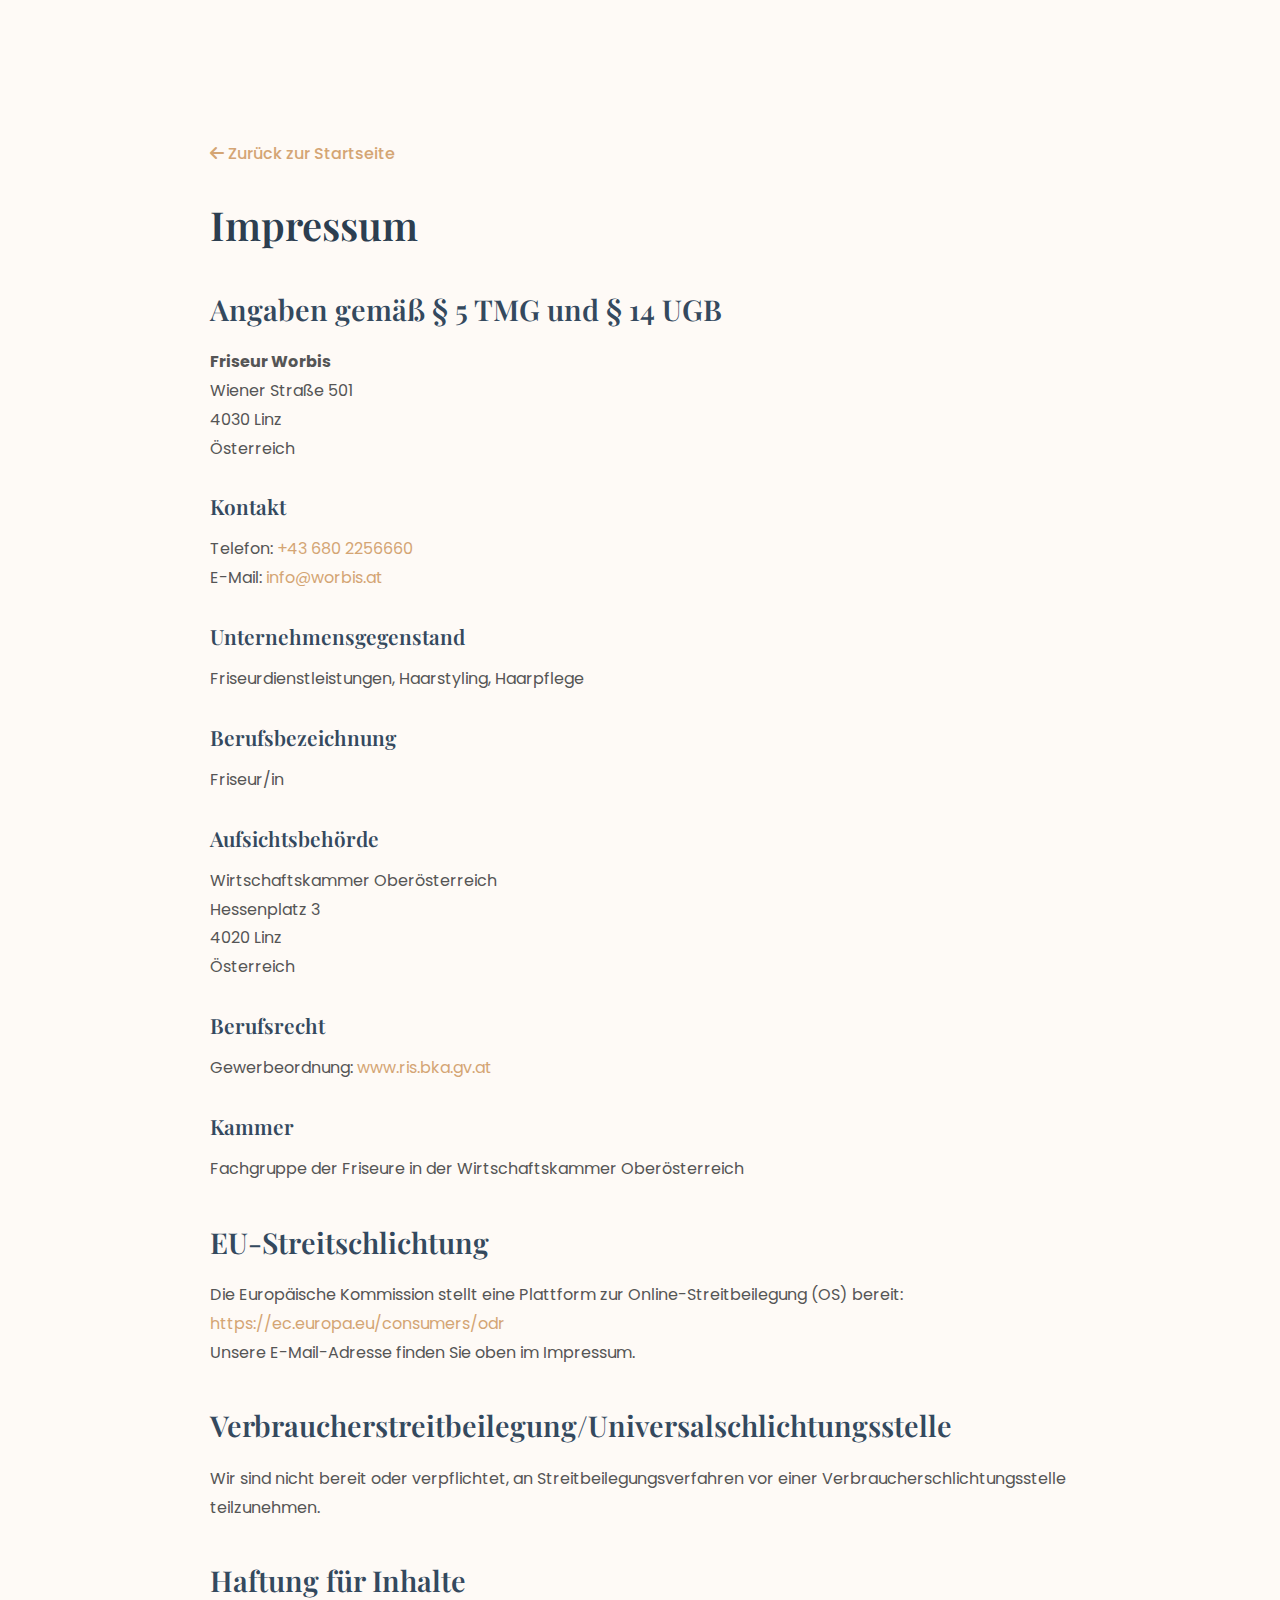
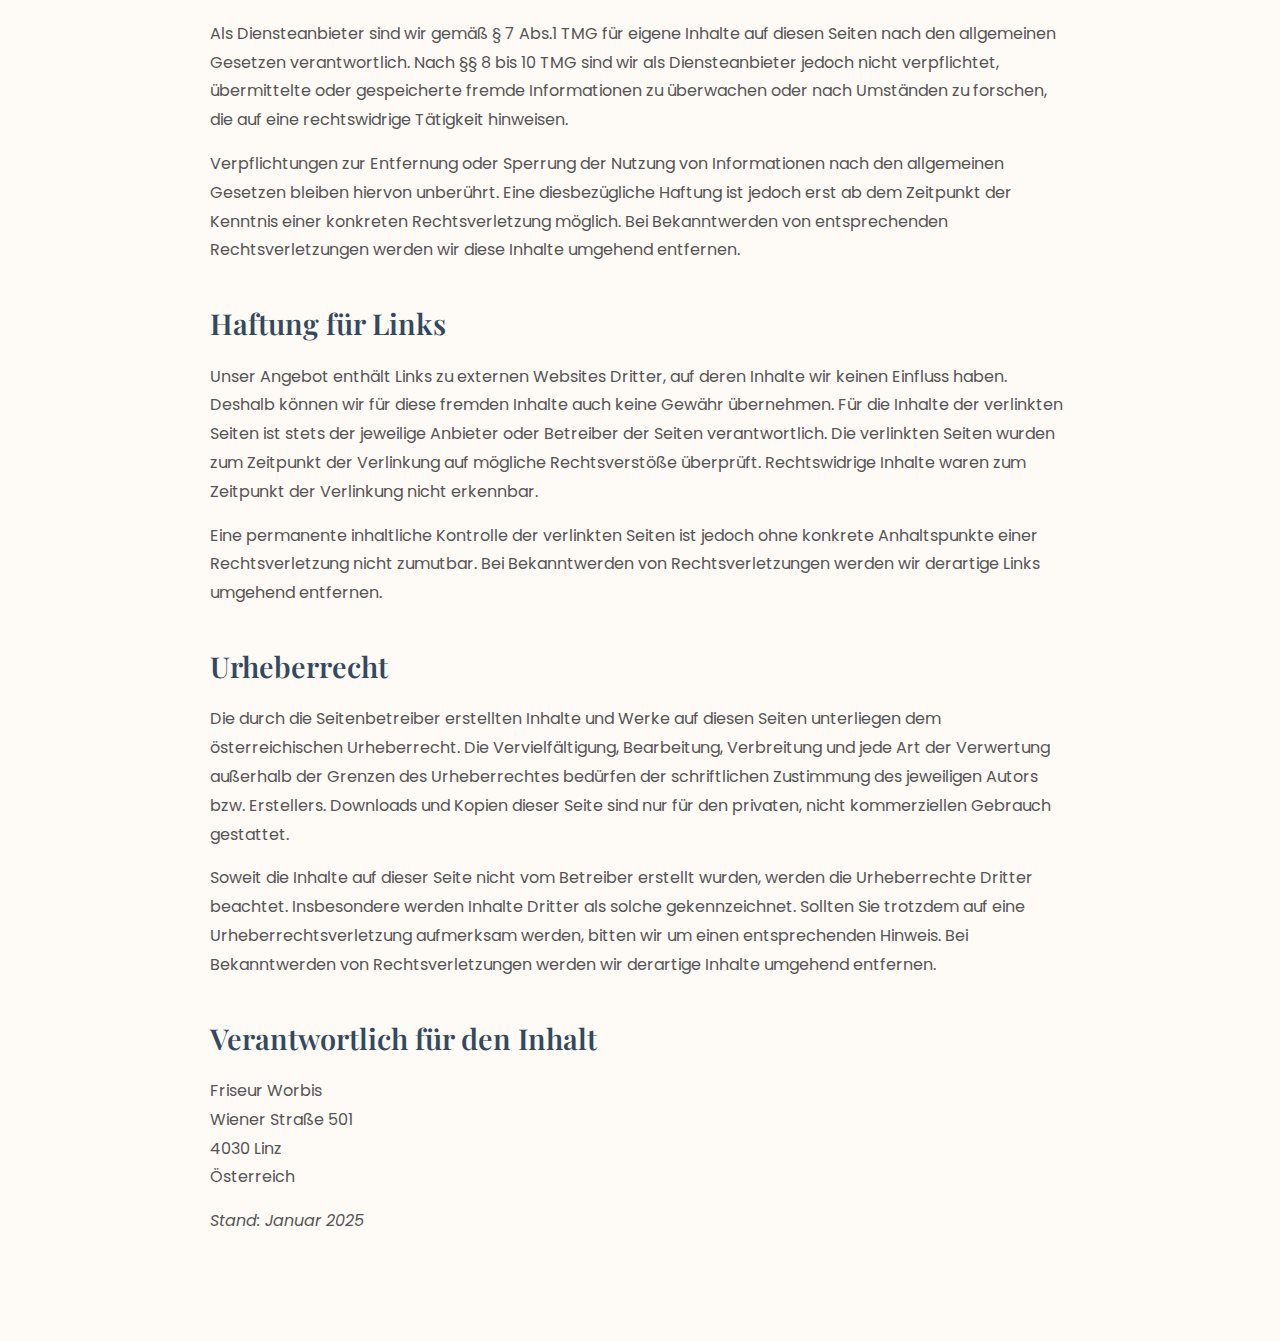
<file: impressum.html>
<!DOCTYPE html>
<html lang="de">
<head>
    <meta charset="UTF-8">
    <meta name="viewport" content="width=device-width, initial-scale=1.0">
    <title>Impressum - Friseur Worbis</title>
    <link rel="stylesheet" href="./css/styles.css">
    <link rel="stylesheet" href="https://cdnjs.cloudflare.com/ajax/libs/font-awesome/6.4.0/css/all.min.css">
    <link rel="icon" type="image/png" href="favicon.png">
    <style>
        .legal-page {
            max-width: 900px;
            margin: 100px auto 50px;
            padding: 40px 20px;
        }
        .legal-page h1 {
            color: #2c3e50;
            margin-bottom: 30px;
            font-size: 2.5em;
        }
        .legal-page h2 {
            color: #34495e;
            margin-top: 40px;
            margin-bottom: 20px;
            font-size: 1.8em;
        }
        .legal-page h3 {
            color: #34495e;
            margin-top: 30px;
            margin-bottom: 15px;
            font-size: 1.3em;
        }
        .legal-page p, .legal-page li {
            line-height: 1.8;
            color: #555;
            margin-bottom: 15px;
        }
        .legal-page a {
            color: #d4a574;
            text-decoration: none;
        }
        .legal-page a:hover {
            text-decoration: underline;
        }
        .legal-page ul {
            margin-left: 20px;
        }
        .back-link {
            display: inline-block;
            margin-bottom: 30px;
            color: #d4a574;
            text-decoration: none;
            font-weight: 500;
        }
        .back-link:hover {
            text-decoration: underline;
        }
    </style>
</head>
<body>
    <div class="legal-page">
        <a href="/" class="back-link"><i class="fas fa-arrow-left"></i> Zurück zur Startseite</a>
        
        <h1>Impressum</h1>
        
        <h2>Angaben gemäß § 5 TMG und § 14 UGB</h2>
        
        <p><strong>Friseur Worbis</strong><br>
        Wiener Straße 501<br>
        4030 Linz<br>
        Österreich</p>
        
        <h3>Kontakt</h3>
        <p>
            Telefon: <a href="tel:+436802256660">+43 680 2256660</a><br>
            E-Mail: <a href="mailto:info@worbis.at">info@worbis.at</a>
        </p>
        
        <h3>Unternehmensgegenstand</h3>
        <p>Friseurdienstleistungen, Haarstyling, Haarpflege</p>
        
        <h3>Berufsbezeichnung</h3>
        <p>Friseur/in</p>
        
        <h3>Aufsichtsbehörde</h3>
        <p>Wirtschaftskammer Oberösterreich<br>
        Hessenplatz 3<br>
        4020 Linz<br>
        Österreich</p>
        
        <h3>Berufsrecht</h3>
        <p>Gewerbeordnung: <a href="https://www.ris.bka.gv.at" target="_blank">www.ris.bka.gv.at</a></p>
        
        <h3>Kammer</h3>
        <p>Fachgruppe der Friseure in der Wirtschaftskammer Oberösterreich</p>
        
        <h2>EU-Streitschlichtung</h2>
        <p>Die Europäische Kommission stellt eine Plattform zur Online-Streitbeilegung (OS) bereit: 
        <a href="https://ec.europa.eu/consumers/odr" target="_blank">https://ec.europa.eu/consumers/odr</a><br>
        Unsere E-Mail-Adresse finden Sie oben im Impressum.</p>
        
        <h2>Verbraucher­streit­beilegung/Universal­schlichtungs­stelle</h2>
        <p>Wir sind nicht bereit oder verpflichtet, an Streitbeilegungsverfahren vor einer Verbraucherschlichtungsstelle teilzunehmen.</p>
        
        <h2>Haftung für Inhalte</h2>
        <p>Als Diensteanbieter sind wir gemäß § 7 Abs.1 TMG für eigene Inhalte auf diesen Seiten nach den allgemeinen Gesetzen verantwortlich. Nach §§ 8 bis 10 TMG sind wir als Diensteanbieter jedoch nicht verpflichtet, übermittelte oder gespeicherte fremde Informationen zu überwachen oder nach Umständen zu forschen, die auf eine rechtswidrige Tätigkeit hinweisen.</p>
        
        <p>Verpflichtungen zur Entfernung oder Sperrung der Nutzung von Informationen nach den allgemeinen Gesetzen bleiben hiervon unberührt. Eine diesbezügliche Haftung ist jedoch erst ab dem Zeitpunkt der Kenntnis einer konkreten Rechtsverletzung möglich. Bei Bekanntwerden von entsprechenden Rechtsverletzungen werden wir diese Inhalte umgehend entfernen.</p>
        
        <h2>Haftung für Links</h2>
        <p>Unser Angebot enthält Links zu externen Websites Dritter, auf deren Inhalte wir keinen Einfluss haben. Deshalb können wir für diese fremden Inhalte auch keine Gewähr übernehmen. Für die Inhalte der verlinkten Seiten ist stets der jeweilige Anbieter oder Betreiber der Seiten verantwortlich. Die verlinkten Seiten wurden zum Zeitpunkt der Verlinkung auf mögliche Rechtsverstöße überprüft. Rechtswidrige Inhalte waren zum Zeitpunkt der Verlinkung nicht erkennbar.</p>
        
        <p>Eine permanente inhaltliche Kontrolle der verlinkten Seiten ist jedoch ohne konkrete Anhaltspunkte einer Rechtsverletzung nicht zumutbar. Bei Bekanntwerden von Rechtsverletzungen werden wir derartige Links umgehend entfernen.</p>
        
        <h2>Urheberrecht</h2>
        <p>Die durch die Seitenbetreiber erstellten Inhalte und Werke auf diesen Seiten unterliegen dem österreichischen Urheberrecht. Die Vervielfältigung, Bearbeitung, Verbreitung und jede Art der Verwertung außerhalb der Grenzen des Urheberrechtes bedürfen der schriftlichen Zustimmung des jeweiligen Autors bzw. Erstellers. Downloads und Kopien dieser Seite sind nur für den privaten, nicht kommerziellen Gebrauch gestattet.</p>
        
        <p>Soweit die Inhalte auf dieser Seite nicht vom Betreiber erstellt wurden, werden die Urheberrechte Dritter beachtet. Insbesondere werden Inhalte Dritter als solche gekennzeichnet. Sollten Sie trotzdem auf eine Urheberrechtsverletzung aufmerksam werden, bitten wir um einen entsprechenden Hinweis. Bei Bekanntwerden von Rechtsverletzungen werden wir derartige Inhalte umgehend entfernen.</p>
        
        <h2>Verantwortlich für den Inhalt</h2>
        <p>Friseur Worbis<br>
        Wiener Straße 501<br>
        4030 Linz<br>
        Österreich</p>
        
        <p><em>Stand: Januar 2025</em></p>
    </div>
</body>
</html>
</file>
<file: css/styles.css>
/* Main stylesheet that imports all other CSS files */
@import 'global.css';
@import 'buttons.css';
@import 'decorative.css';
@import 'navigation.css';
@import 'hero.css';
@import 'geschichte.css';
@import 'dienstleistungen.css';
@import 'bewertungen.css';
@import 'termin-buchen.css';
@import 'kontakt.css';
@import 'footer.css';
@import 'responsive.css';
@import 'banner.css'; /* Missing banner CSS import */
</file>
